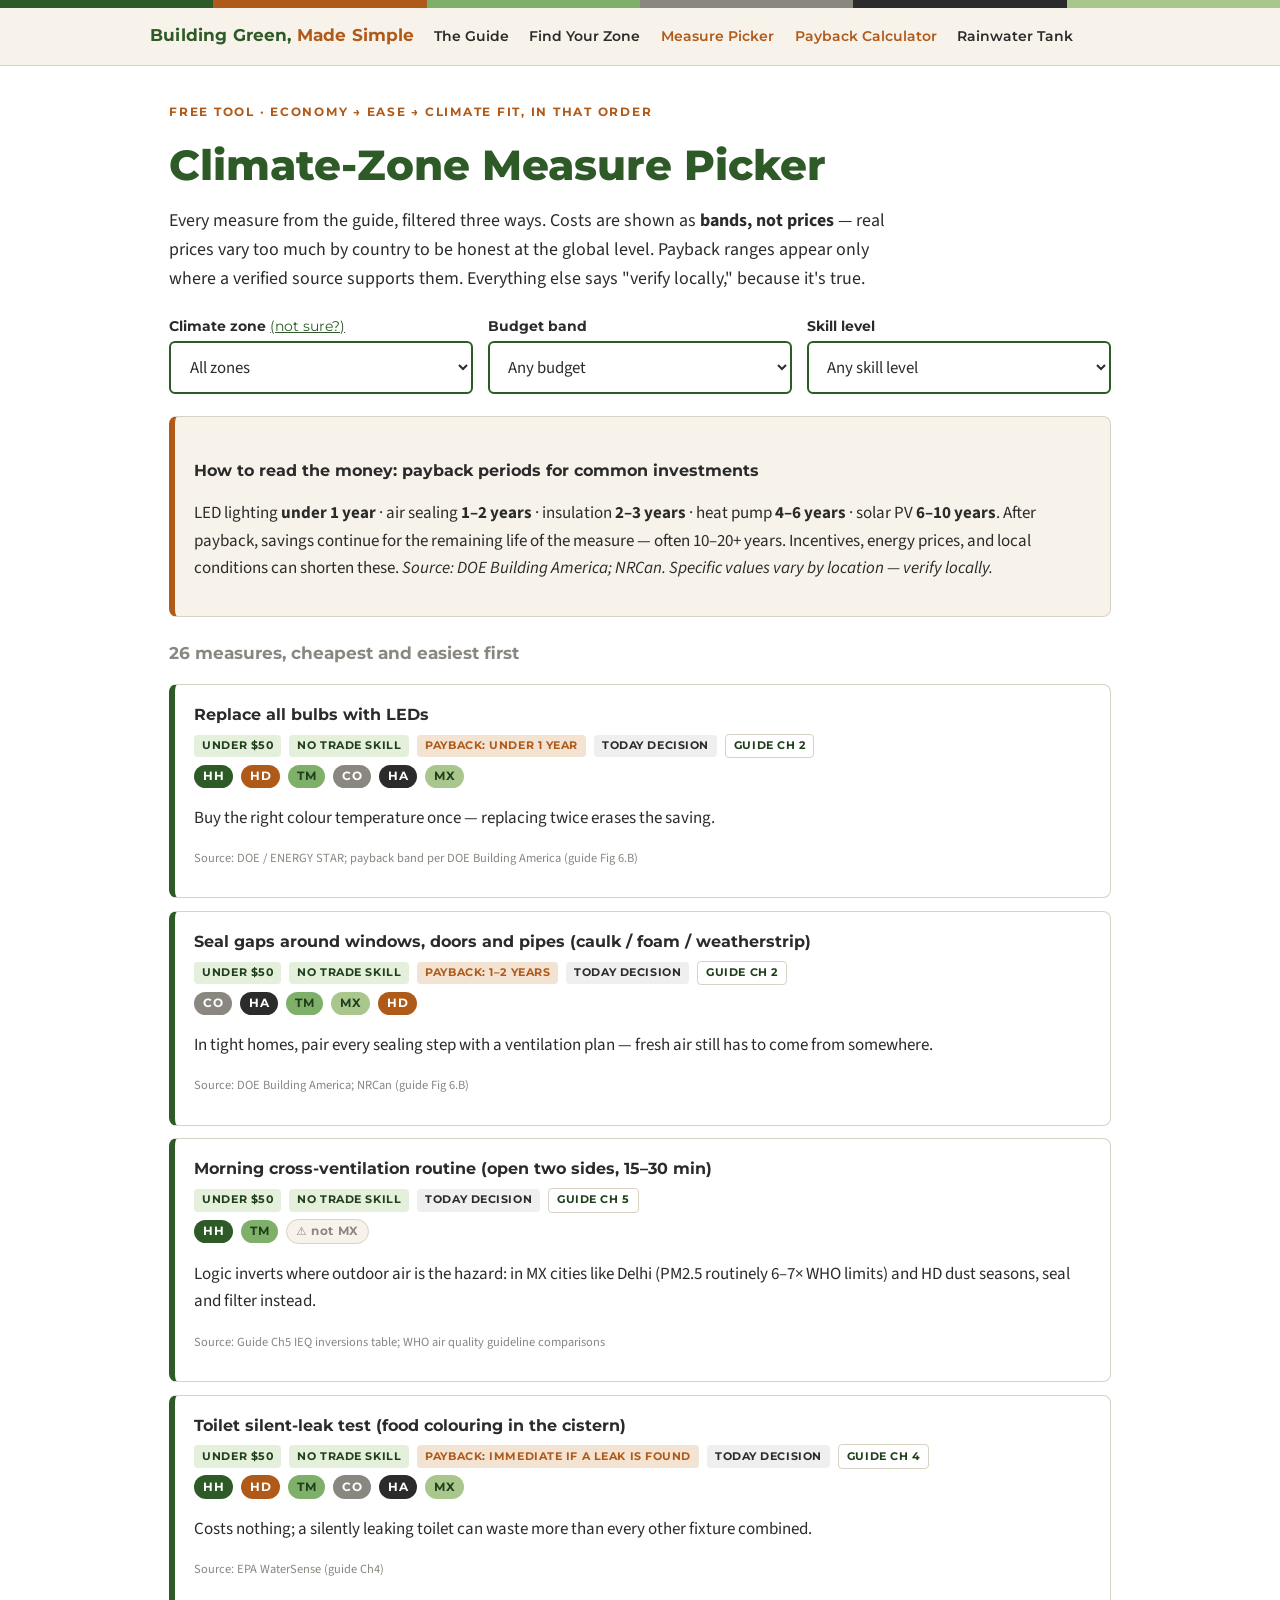
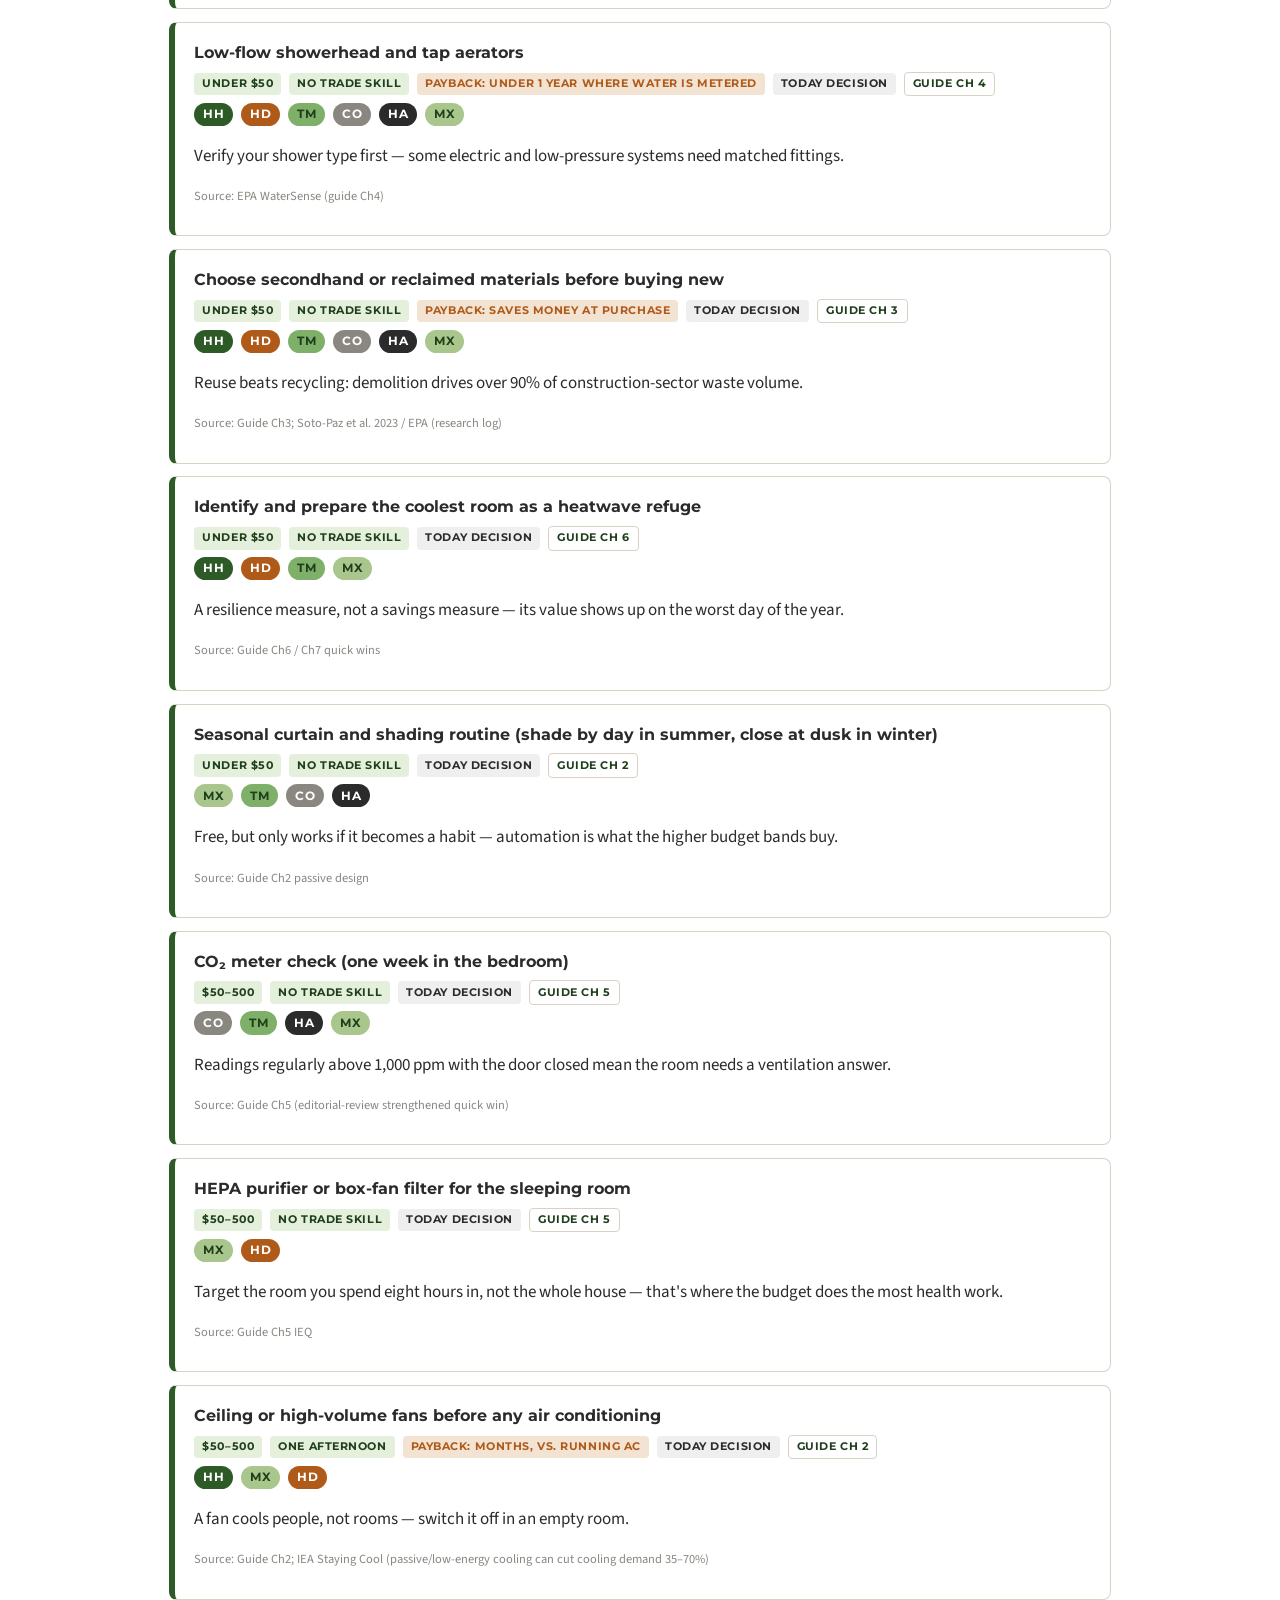
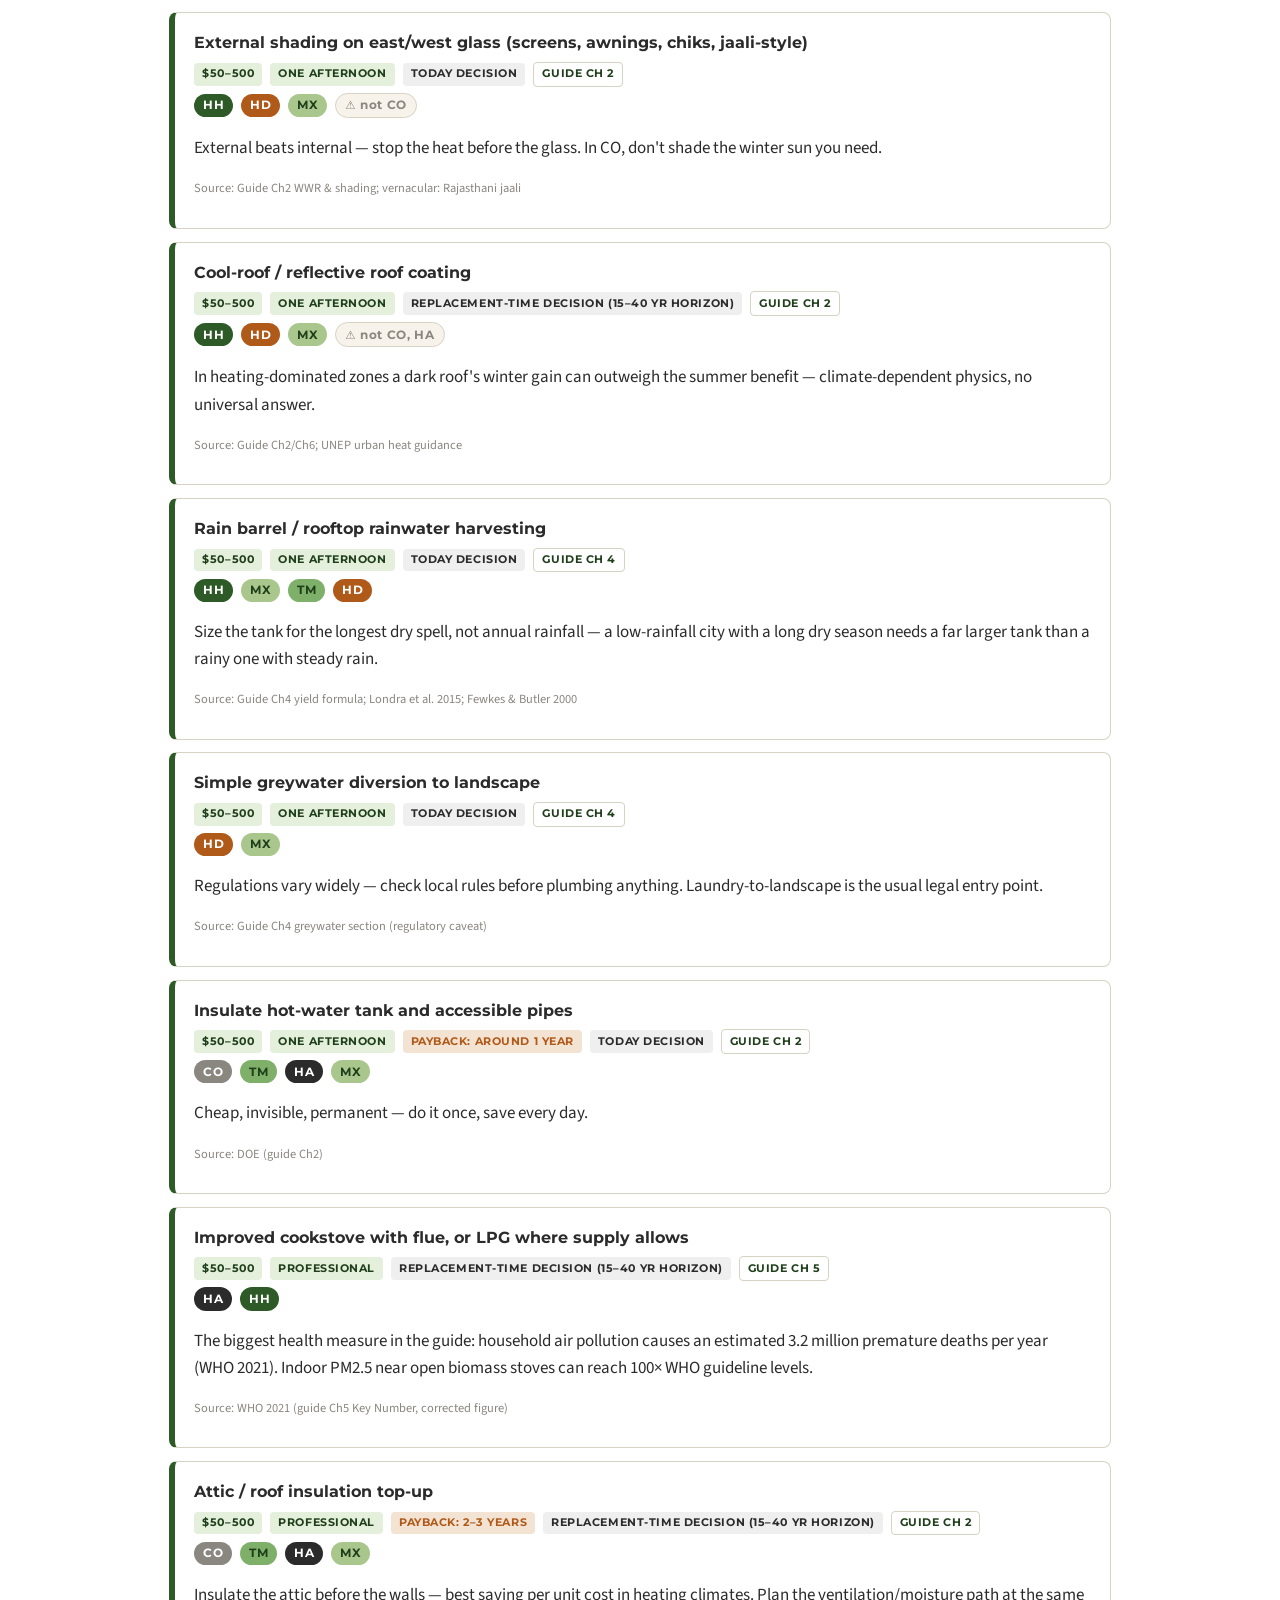
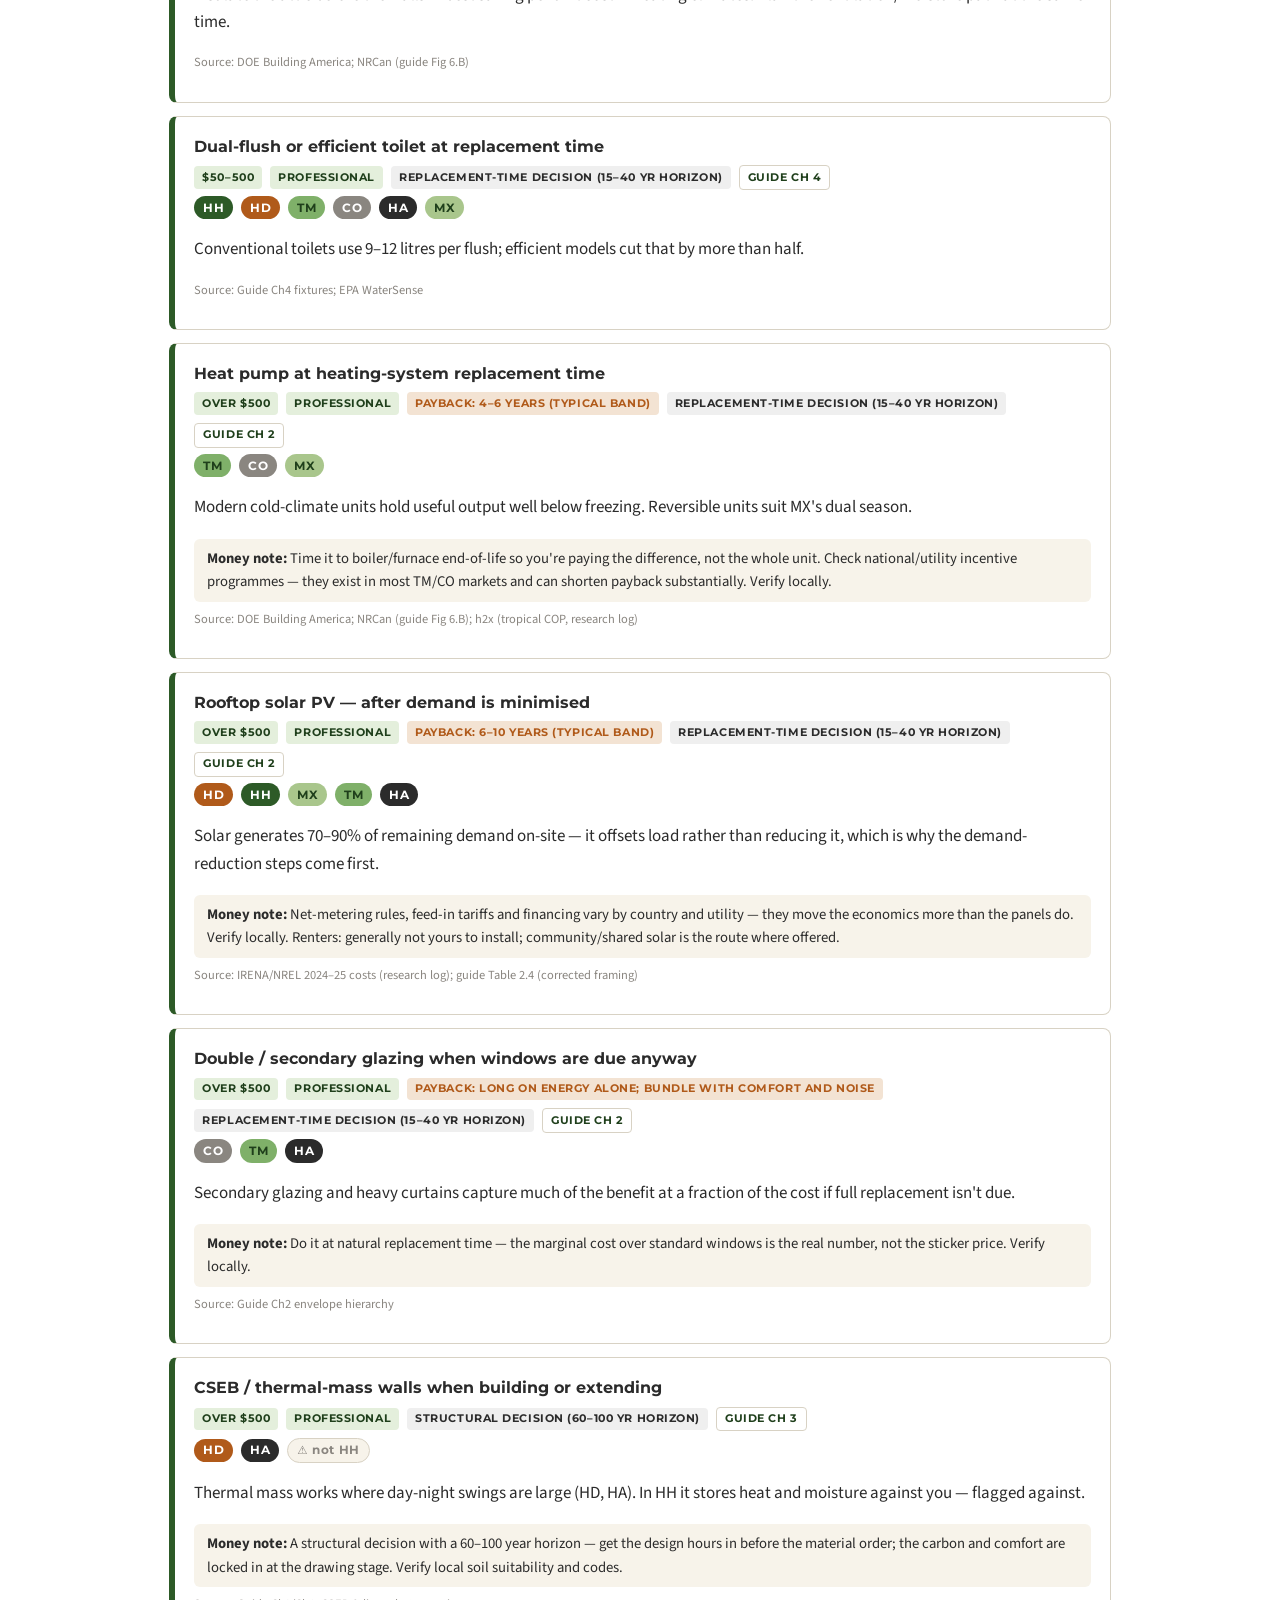
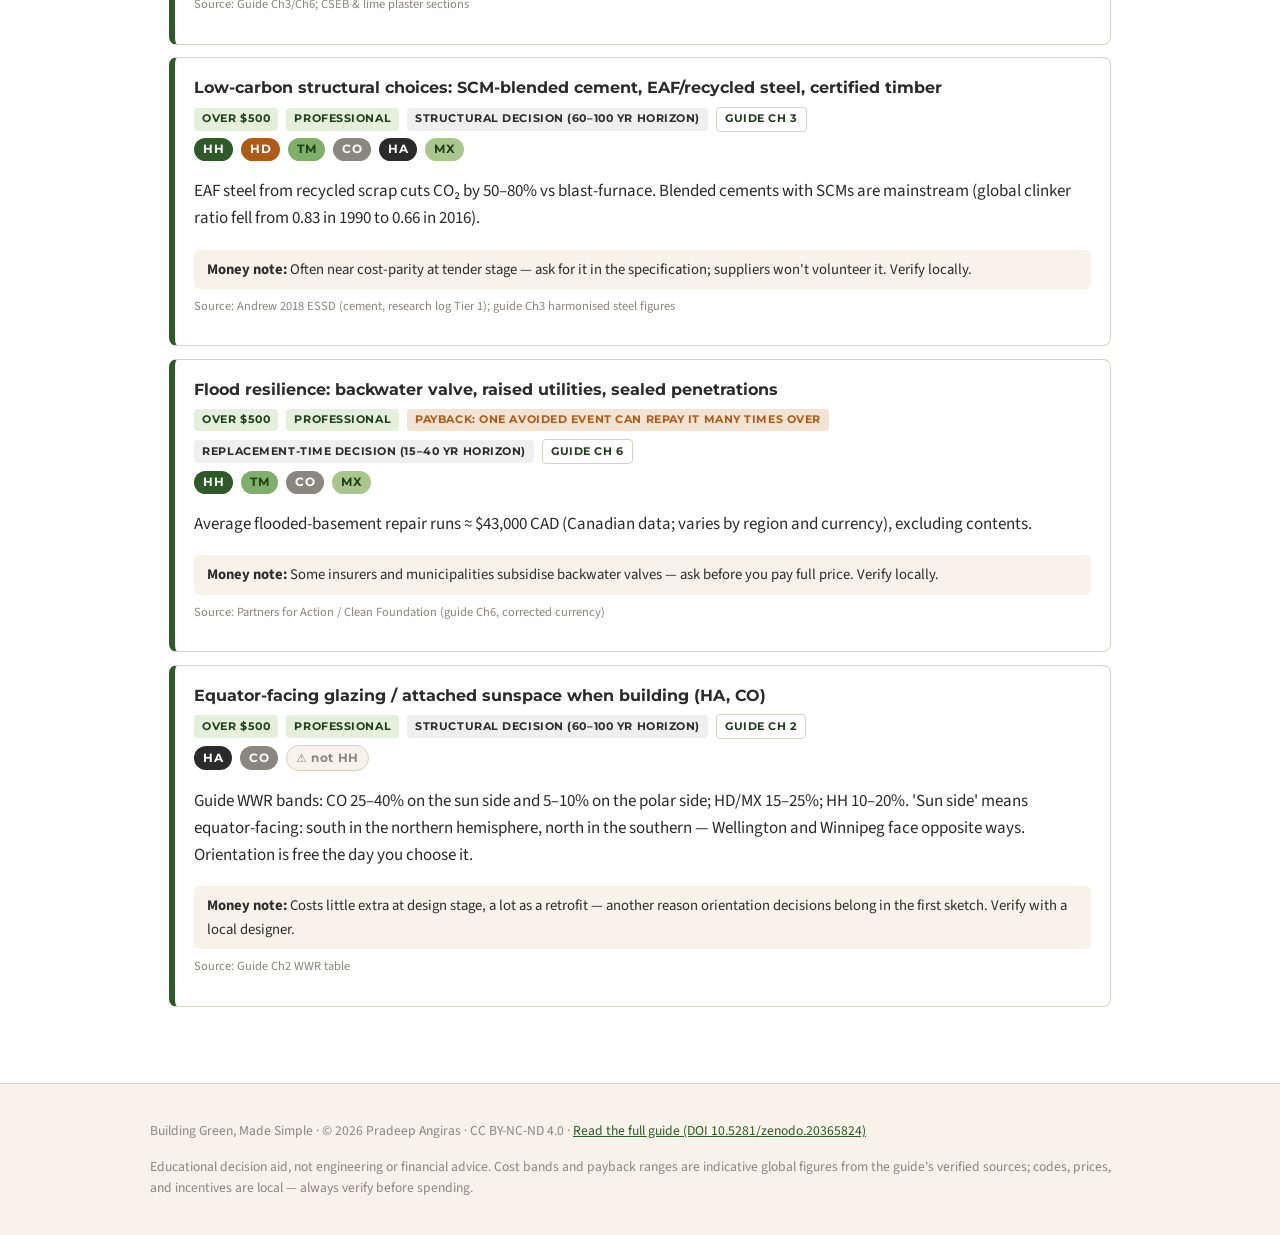
<file: bgms/measure-picker.html>
<!DOCTYPE html>
<html lang="en">
<link rel="icon" href="/assets/icons/bgms-favicon.ico" sizes="any">
<link rel="icon" type="image/png" sizes="32x32" href="/assets/icons/bgms-32x32.png">
<link rel="icon" type="image/png" sizes="16x16" href="/assets/icons/bgms-16x16.png">
<link rel="apple-touch-icon" href="/assets/icons/bgms-apple-touch-icon.png">
<link rel="manifest" href="/assets/icons/site.webmanifest">
<head>
<meta charset="UTF-8">
<meta name="viewport" content="width=device-width, initial-scale=1">
<title>Climate-Zone Measure Picker — Building Green, Made Simple</title>
<script src="https://analytics.ahrefs.com/analytics.js" data-key="kXKBbCIg+BvkpT/Gok5ndg" async></script>
<meta name="description" content="Filter every measure in the BGMS guide by climate zone, budget band, and skill level — with payback bands, decision horizons, and honest climate caveats.">
<meta property="og:title" content="Climate Zone Finder — Building Green, Made Simple">
<meta property="og:description" content="Type your city and get your BGMS climate zone with the green building strategies that actually fit it — by budget band.">
<meta property="og:url" content="https://angiras.co/bgms/assets/bgms-share.png">
<meta property="og:type" content="website">
<meta property="og:image" content="https://angiras.co/assets/bgms-share.png">
<meta name="twitter:image" content="https://angiras.co/bgms/assets/bgms-share.png">
<meta name="twitter:card" content="summary_large_image">
  <link rel="preconnect" href="https://fonts.googleapis.com">
<link href="https://fonts.googleapis.com/css2?family=Montserrat:wght@600;700;800&family=Source+Sans+3:ital,wght@0,400;0,600;1,400&display=swap" rel="stylesheet">
<link rel="stylesheet" href="assets/bgms.css">
<style>
  .filters { display:grid; gap:0.9rem; margin:1.4rem 0; }
  @media (min-width: 720px) { .filters { grid-template-columns: repeat(3, 1fr); } }
  .filters label { font-family:var(--font-head); font-weight:700; font-size:0.85rem; display:block; margin-bottom:0.25rem; }
  .measure { background:#fff; border:1px solid var(--rule); border-left:6px solid var(--forest); border-radius:8px; padding:1rem 1.2rem; margin:0.8rem 0; }
  .measure h3 { margin:0 0 0.3rem; }
  .measure .src { font-size:0.78rem; color:var(--stone); margin-top:0.5rem; }
  .measure.flagged { border-left-color: var(--terracotta); }
  .flagnote { color: var(--terracotta); font-weight:600; }
  .finance { background: var(--cream); border-radius:6px; padding:0.5rem 0.8rem; margin-top:0.5rem; font-size:0.92rem; }
  .count { font-family:var(--font-head); font-weight:700; color:var(--stone); }
  .ladder { margin: 0.6rem 0 1.4rem; }
</style>
</head>
<body>
<div class="zone-band" aria-hidden="true"><span class="hh"></span><span class="hd"></span><span class="tm"></span><span class="co"></span><span class="ha"></span><span class="mx"></span></div>
<header class="site">
  <div class="inner">
    <a class="brand" href="index.html">Building Green, <em>Made Simple</em></a>
    <nav class="site" aria-label="Site">
      <a href="index.html">The Guide</a>
      <a href="zone-finder.html">Find Your Zone</a>
      <a href="measure-picker.html" aria-current="page">Measure Picker</a>
      <a href="payback-calculator.html" aria-current="page">Payback Calculator</a>
      <a href="rainwater-tank.html">Rainwater Tank</a>
    </nav>
  </div>
</header>

<main>
  <p class="kicker">Free tool · Economy → Ease → Climate fit, in that order</p>
  <h1>Climate-Zone Measure Picker</h1>
  <p class="lede">Every measure from the guide, filtered three ways. Costs are shown as <strong>bands, not prices</strong> — real prices vary too much by country to be honest at the global level. Payback ranges appear only where a verified source supports them. Everything else says "verify locally," because it's true.</p>

  <div class="filters">
    <div>
      <label for="fZone">Climate zone <a href="zone-finder.html" style="font-weight:400;">(not sure?)</a></label>
      <select id="fZone">
        <option value="">All zones</option>
      </select>
    </div>
    <div>
      <label for="fCost">Budget band</label>
      <select id="fCost">
        <option value="">Any budget</option>
        <option value="1">Under $50</option>
        <option value="2">$50–500</option>
        <option value="3">Over $500 (financing noted)</option>
      </select>
    </div>
    <div>
      <label for="fEase">Skill level</label>
      <select id="fEase">
        <option value="">Any skill level</option>
        <option value="1">No trade skill</option>
        <option value="2">One afternoon</option>
        <option value="3">Professional install</option>
      </select>
    </div>
  </div>

  <div class="card number ladder">
    <h3>How to read the money: payback periods for common investments</h3>
    <p>LED lighting <strong>under 1 year</strong> · air sealing <strong>1–2 years</strong> · insulation <strong>2–3 years</strong> · heat pump <strong>4–6 years</strong> · solar PV <strong>6–10 years</strong>. After payback, savings continue for the remaining life of the measure — often 10–20+ years. Incentives, energy prices, and local conditions can shorten these. <em>Source: DOE Building America; NRCan. Specific values vary by location — verify locally.</em></p>
  </div>

  <p class="count" id="count"></p>
  <section id="list" aria-live="polite"></section>
</main>

<footer class="site">
  <div class="inner">
    <p>Building Green, Made Simple · © 2026 Pradeep Angiras · CC BY-NC-ND 4.0 ·
       <a href="https://doi.org/10.5281/zenodo.20365824">Read the full guide (DOI 10.5281/zenodo.20365824)</a></p>
    <p>Educational decision aid, not engineering or financial advice. Cost bands and payback ranges are indicative global figures from the guide's verified sources; codes, prices, and incentives are local — always verify before spending.</p>
  </div>
</footer>

<script src="assets/zones.js"></script>
<script src="assets/measures.js"></script>
<script>
(function () {
  if (typeof BGMS_ZONES === "undefined" || typeof BGMS_MEASURES === "undefined") {
    document.getElementById("list").innerHTML =
      '<div class="card number"><h3>This page needs its data files</h3><p>It looks like this file was opened on its own. Unzip the full <strong>bgms-site</strong> folder, keep the folder structure intact (the <code>assets</code> folder must sit next to this file), and open <strong>index.html</strong> from inside that folder.</p></div>';
    return;
  }
  const fZone = document.getElementById("fZone");
  const fCost = document.getElementById("fCost");
  const fEase = document.getElementById("fEase");
  const list = document.getElementById("list");
  const count = document.getElementById("count");

  Object.values(BGMS_ZONES).forEach(z => {
    const o = document.createElement("option");
    o.value = z.code; o.textContent = `${z.code} · ${z.name}`;
    fZone.appendChild(o);
  });

  function zoneChips(m, activeZone) {
    const fit = m.zones.map(z => `<span class="chip ${BGMS_ZONES[z].cls}" title="${BGMS_ZONES[z].name}">${z}</span>`).join(" ");
    const against = m.avoid.length
      ? ` <span class="chip ghost" title="Flagged against">⚠ not ${m.avoid.join(", ")}</span>` : "";
    return fit + against;
  }

  function render() {
    const zone = fZone.value, cost = fCost.value, ease = fEase.value;
    let items = BGMS_MEASURES.slice();
    if (zone) items = items.filter(m => m.zones.includes(zone));
    if (cost) items = items.filter(m => String(m.cost) === cost);
    if (ease) items = items.filter(m => String(m.ease) === ease);
    // Guide's priority order: economy first, then ease
    items.sort((a, b) => a.cost - b.cost || a.ease - b.ease);

    count.textContent = items.length
      ? `${items.length} measure${items.length > 1 ? "s" : ""}${zone ? " for " + BGMS_ZONES[zone].name : ""}, cheapest and easiest first`
      : "";

    if (!items.length) {
      list.innerHTML = `<div class="card"><p>No measure clears all three filters here — and that's the honest answer, not a gap in the tool. Widen one filter, or read the ${zone ? BGMS_ZONES[zone].name : "relevant"} chapter sections for context: <a href="https://doi.org/10.5281/zenodo.20365825">the guide is free</a>.</p></div>`;
      return;
    }

    list.innerHTML = items.map(m => {
      const flaggedHere = fZone.value && m.avoid.includes(fZone.value);
      return `
      <article class="measure${flaggedHere ? " flagged" : ""}">
        <h3>${m.name}</h3>
        <div class="badge-row">
          <span class="tag">${BGMS_COST_LABELS[m.cost]}</span>
          <span class="tag">${BGMS_EASE_LABELS[m.ease]}</span>
          ${m.payback ? `<span class="tag pay">Payback: ${m.payback}</span>` : ""}
          <span class="tag fin">${BGMS_HORIZON_LABELS[m.horizon]}</span>
          <span class="tag" style="background:#fff;border:1px solid var(--rule);">Guide Ch ${m.ch}</span>
        </div>
        <div class="badge-row">${zoneChips(m)}</div>
        <p>${flaggedHere ? `<span class="flagnote">Flagged against your zone — read why before spending:</span> ` : ""}${m.caveat}</p>
        ${m.finance ? `<div class="finance"><strong>Money note:</strong> ${m.finance}</div>` : ""}
        <p class="src">Source: ${m.src}</p>
      </article>`;
    }).join("");
  }

  [fZone, fCost, fEase].forEach(el => el.addEventListener("change", render));

  // Deep link: measure-picker.html?zone=HD
  const params = new URLSearchParams(location.search);
  const pz = (params.get("zone") || "").toUpperCase();
  if (BGMS_ZONES[pz]) fZone.value = pz;

  render();
})();
</script>
</body>
</html>
</file>
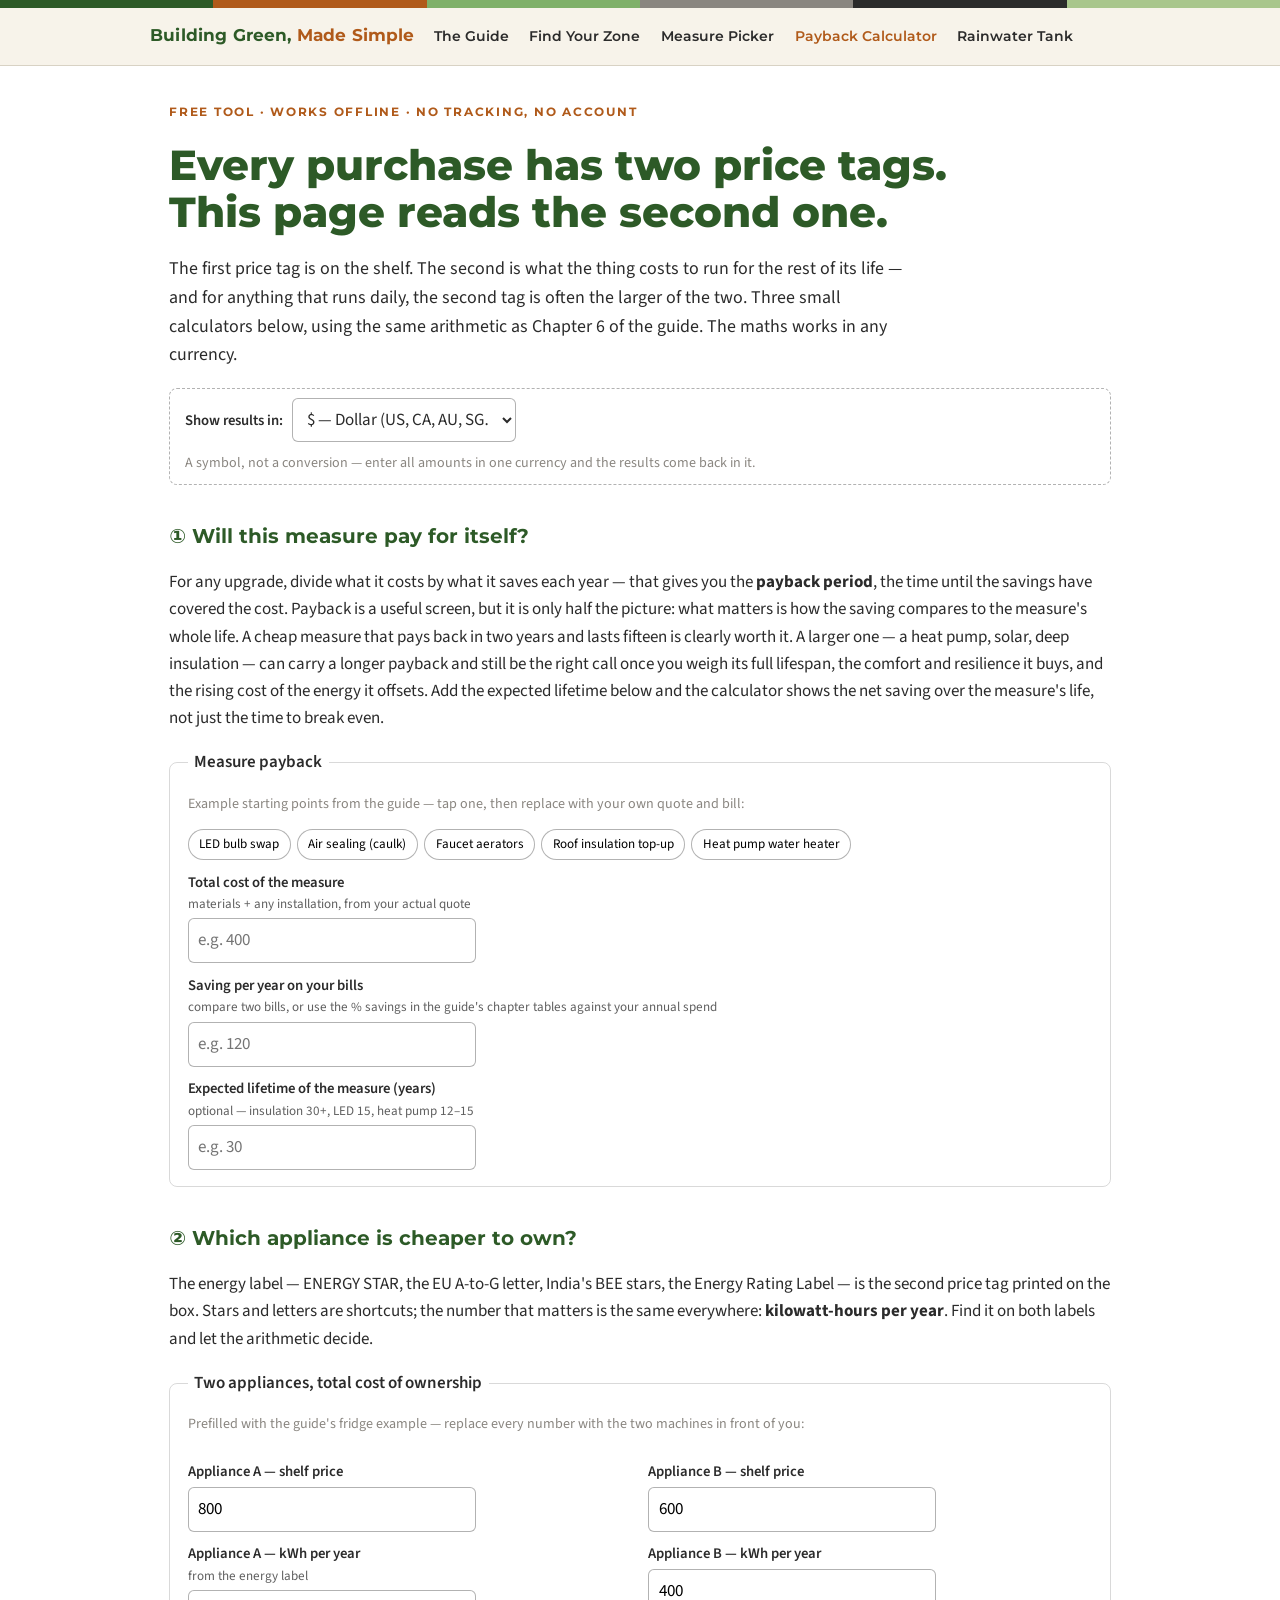
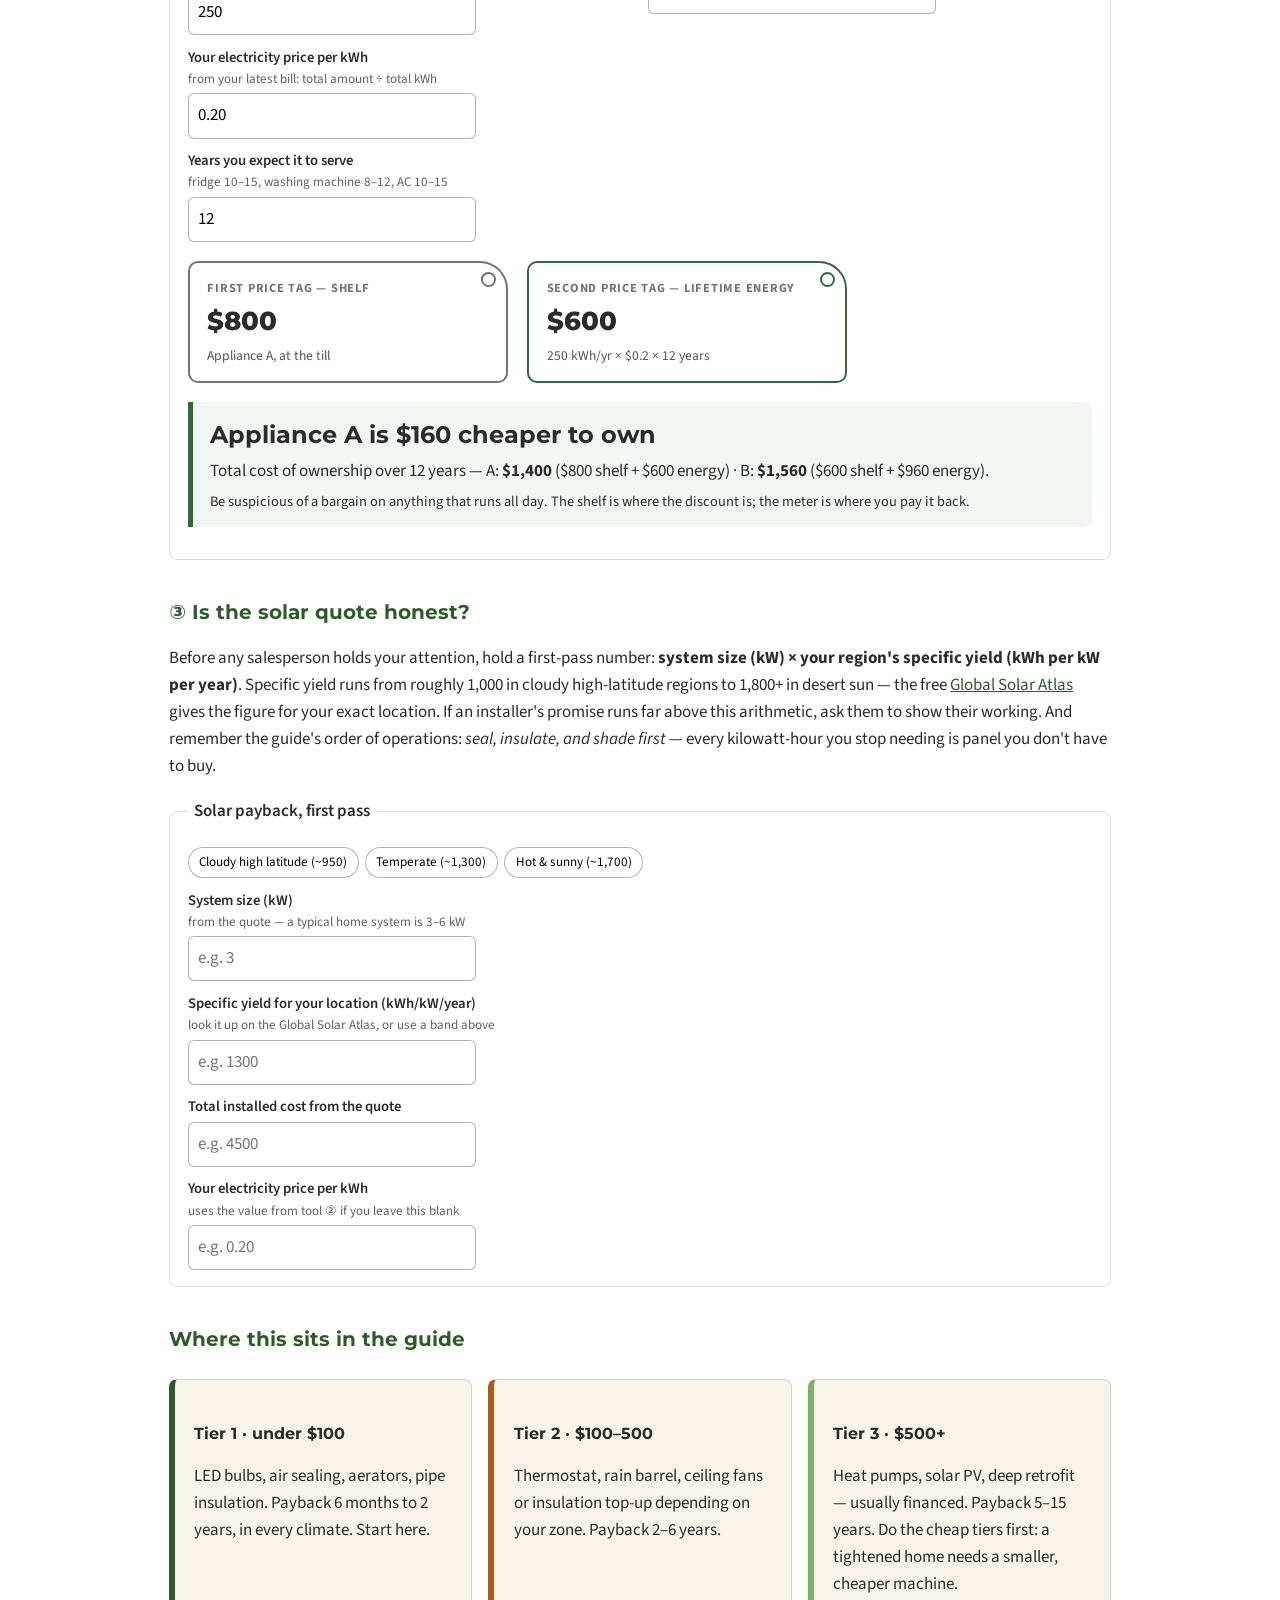
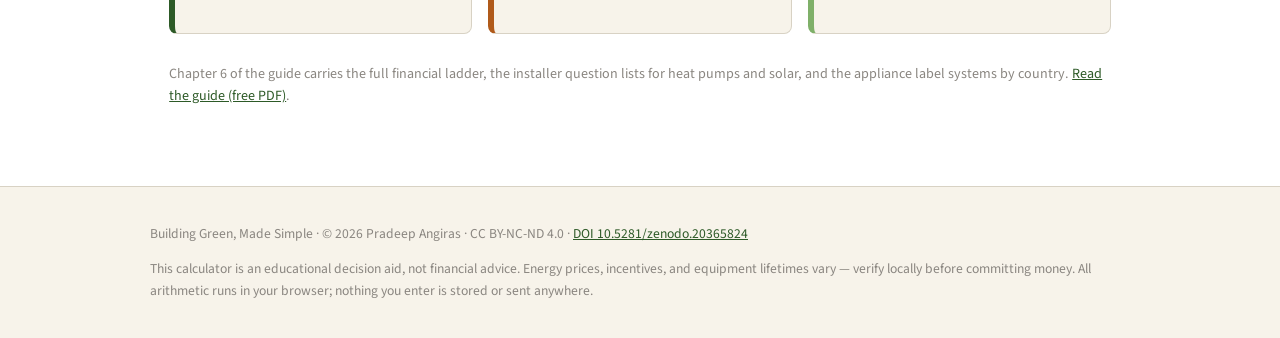
<file: bgms/payback-calculator.html>
<!DOCTYPE html>
<html lang="en">
<link rel="icon" href="/assets/icons/bgms-favicon.ico" sizes="any">
<link rel="icon" type="image/png" sizes="32x32" href="/assets/icons/bgms-32x32.png">
<link rel="icon" type="image/png" sizes="16x16" href="/assets/icons/bgms-16x16.png">
<link rel="apple-touch-icon" href="/assets/icons/bgms-apple-touch-icon.png">
<link rel="manifest" href="/assets/icons/site.webmanifest">
<head>
<meta charset="UTF-8">
<meta name="viewport" content="width=device-width, initial-scale=1">
<title>Payback Calculator — Building Green, Made Simple</title>
<script src="https://analytics.ahrefs.com/analytics.js" data-key="kXKBbCIg+BvkpT/Gok5ndg" async></script>
<meta name="description" content="Work out the payback period for any home energy or water measure, compare two appliances by lifetime cost, and sanity-check a solar quote — in your own currency, using the arithmetic from the Building Green, Made Simple guide.">
<meta property="og:title" content="Climate Zone Finder — Building Green, Made Simple">
<meta property="og:description" content="Type your city and get your BGMS climate zone with the green building strategies that actually fit it — by budget band.">
<meta property="og:url" content="https://angiras.co/bgms/zone-finder.html">
<meta property="og:type" content="website">
<meta property="og:image" content="https://angiras.co/bgms/assets/bgms-share.png">
<meta name="twitter:image" content="https://angiras.co/bgms/assets/bgms-share.png">
<meta name="twitter:card" content="summary_large_image">
  <link rel="preconnect" href="https://fonts.googleapis.com">
<link href="https://fonts.googleapis.com/css2?family=Montserrat:wght@600;700;800&family=Source+Sans+3:ital,wght@0,400;0,600;1,400&display=swap" rel="stylesheet">
<link rel="stylesheet" href="assets/bgms.css">
<style>
/* Page-scoped styles. Inherit site fonts and colors; add only calculator parts. */
.calc fieldset{border:1px solid rgba(0,0,0,.15);border-radius:8px;padding:1rem 1.1rem;margin:0 0 1rem}
.calc legend{font-weight:600;padding:0 .4rem}
.calc label{display:block;font-weight:600;font-size:.92rem;margin:.65rem 0 .2rem}
.calc label .hint{display:block;font-weight:400;font-size:.82rem;opacity:.75}
.calc input[type=number],.calc select{width:100%;max-width:18rem;padding:.5rem .6rem;font:inherit;border:1px solid rgba(0,0,0,.3);border-radius:6px;background:#fff}
.calc input:focus-visible,.calc select:focus-visible,.preset:focus-visible{outline:3px solid var(--accent,#2f6b3a);outline-offset:2px}
.presets{display:flex;flex-wrap:wrap;gap:.4rem;margin:.4rem 0 .2rem}
.preset{font:inherit;font-size:.82rem;padding:.25rem .65rem;border:1px solid rgba(0,0,0,.3);border-radius:999px;background:#fff;cursor:pointer}
.preset:hover{border-color:var(--accent,#2f6b3a)}
.result{border-left:5px solid var(--accent,#2f6b3a);background:rgba(47,107,58,.06);border-radius:0 8px 8px 0;padding:.9rem 1.1rem;margin:1rem 0}
.result strong.big{font-family:Montserrat,system-ui,sans-serif;font-size:1.5rem;display:block;margin-bottom:.2rem}
.result.warn{border-left-color:#b5651d;background:rgba(181,101,29,.07)}
.verdict{font-size:.9rem;margin:.3rem 0 0}
/* The second price tag — the page's one signature element */
.tags{display:flex;gap:1.2rem;flex-wrap:wrap;margin:1.2rem 0}
.pricetag{position:relative;flex:1 1 14rem;max-width:20rem;border:2px solid rgba(0,0,0,.55);border-radius:10px 28px 10px 10px;padding:1rem 1.1rem .9rem;background:#fff}
.pricetag::before{content:"";position:absolute;top:.55rem;right:.6rem;width:.7rem;height:.7rem;border:2px solid rgba(0,0,0,.55);border-radius:50%;background:inherit}
.pricetag .tagname{font-size:.78rem;letter-spacing:.06em;text-transform:uppercase;font-weight:700;opacity:.65}
.pricetag .tagval{font-family:Montserrat,system-ui,sans-serif;font-size:1.6rem;font-weight:800;margin:.15rem 0}
.pricetag .tagsub{font-size:.85rem;opacity:.8}
.pricetag.second{border-color:var(--accent,#2f6b3a)}
.pricetag.second::before{border-color:var(--accent,#2f6b3a)}
.currency-bar{display:flex;align-items:center;gap:.6rem;flex-wrap:wrap;border:1px dashed rgba(0,0,0,.3);border-radius:8px;padding:.6rem .9rem;margin:1rem 0 1.6rem}
.currency-bar select{max-width:14rem}
@media (prefers-reduced-motion:no-preference){.result{transition:background .25s}}
</style>
</head>
<body>
<div class="zone-band" aria-hidden="true"><span class="hh"></span><span class="hd"></span><span class="tm"></span><span class="co"></span><span class="ha"></span><span class="mx"></span></div>
<header class="site">
  <div class="inner">
    <a class="brand" href="index.html">Building Green, <em>Made Simple</em></a>
    <nav class="site" aria-label="Site">
      <a href="index.html">The Guide</a>
      <a href="zone-finder.html">Find Your Zone</a>
      <a href="measure-picker.html">Measure Picker</a>
      <a href="payback-calculator.html" aria-current="page">Payback Calculator</a>
      <a href="rainwater-tank.html">Rainwater Tank</a>
    </nav>
  </div>
</header>

<main class="calc">
  <p class="kicker">Free tool · works offline · no tracking, no account</p>
  <h1>Every purchase has two price tags.<br>This page reads the second one.</h1>
  <p class="lede">The first price tag is on the shelf. The second is what the thing costs to run for the rest of its life — and for anything that runs daily, the second tag is often the larger of the two. Three small calculators below, using the same arithmetic as Chapter 6 of the guide. The maths works in any currency.</p>

  <div class="currency-bar">
    <label for="currency" style="margin:0;font-weight:600">Show results in:</label>
    <select id="currency" aria-label="Currency symbol">
      <option value="$">$ — Dollar (US, CA, AU, SG…)</option>
      <option value="₹">₹ — Indian Rupee</option>
      <option value="€">€ — Euro</option>
      <option value="£">£ — Pound Sterling</option>
      <option value="₦">₦ — Nigerian Naira</option>
      <option value="KSh">KSh — Kenyan Shilling</option>
      <option value="R">R — South African Rand</option>
      <option value="R$">R$ — Brazilian Real</option>
      <option value="Rp">Rp — Indonesian Rupiah</option>
      <option value="₱">₱ — Philippine Peso</option>
      <option value="৳">৳ — Bangladeshi Taka</option>
      <option value="Rs">Rs — Pakistani / Sri Lankan Rupee</option>
      <option value="MX$">MX$ — Mexican Peso</option>
      <option value="¥">¥ — Yen / Yuan</option>
    </select>
    <span class="note" style="margin:0">A symbol, not a conversion — enter all amounts in one currency and the results come back in it.</span>
  </div>

  <!-- ① Simple payback -->
  <h2>① Will this measure pay for itself?</h2>
  <p>For any upgrade, divide what it costs by what it saves each year — that gives you the <strong>payback period</strong>, the time until the savings have covered the cost. Payback is a useful screen, but it is only half the picture: what matters is how the saving compares to the measure's whole life. A cheap measure that pays back in two years and lasts fifteen is clearly worth it. A larger one — a heat pump, solar, deep insulation — can carry a longer payback and still be the right call once you weigh its full lifespan, the comfort and resilience it buys, and the rising cost of the energy it offsets. Add the expected lifetime below and the calculator shows the net saving over the measure's life, not just the time to break even.</p>

  <fieldset>
    <legend>Measure payback</legend>
    <p class="note" style="margin-top:0">Example starting points from the guide — tap one, then replace with your own quote and bill:</p>
    <div class="presets" role="group" aria-label="Example measures">
      <button class="preset" data-cost="30" data-save="60" data-life="15">LED bulb swap</button>
      <button class="preset" data-cost="15" data-save="80" data-life="10">Air sealing (caulk)</button>
      <button class="preset" data-cost="10" data-save="25" data-life="10">Faucet aerators</button>
      <button class="preset" data-cost="400" data-save="120" data-life="30">Roof insulation top-up</button>
      <button class="preset" data-cost="1400" data-save="350" data-life="13">Heat pump water heater</button>
    </div>
    <label for="m-cost">Total cost of the measure <span class="hint">materials + any installation, from your actual quote</span></label>
    <input type="number" id="m-cost" min="0" step="any" inputmode="decimal" placeholder="e.g. 400">
    <label for="m-save">Saving per year on your bills <span class="hint">compare two bills, or use the % savings in the guide's chapter tables against your annual spend</span></label>
    <input type="number" id="m-save" min="0" step="any" inputmode="decimal" placeholder="e.g. 120">
    <label for="m-life">Expected lifetime of the measure (years) <span class="hint">optional — insulation 30+, LED 15, heat pump 12–15</span></label>
    <input type="number" id="m-life" min="0" step="any" inputmode="decimal" placeholder="e.g. 30">
    <div class="result" id="m-result" hidden aria-live="polite"></div>
  </fieldset>

  <!-- ② Appliance comparison -->
  <h2>② Which appliance is cheaper to own?</h2>
  <p>The energy label — ENERGY STAR, the EU A-to-G letter, India's BEE stars, the Energy Rating Label — is the second price tag printed on the box. Stars and letters are shortcuts; the number that matters is the same everywhere: <strong>kilowatt-hours per year</strong>. Find it on both labels and let the arithmetic decide.</p>

  <fieldset>
    <legend>Two appliances, total cost of ownership</legend>
    <p class="note" style="margin-top:0">Prefilled with the guide's fridge example — replace every number with the two machines in front of you:</p>
    <div class="grid cols-2">
      <div>
        <label for="a-price">Appliance A — shelf price</label>
        <input type="number" id="a-price" min="0" step="any" inputmode="decimal" value="800">
        <label for="a-kwh">Appliance A — kWh per year <span class="hint">from the energy label</span></label>
        <input type="number" id="a-kwh" min="0" step="any" inputmode="decimal" value="250">
      </div>
      <div>
        <label for="b-price">Appliance B — shelf price</label>
        <input type="number" id="b-price" min="0" step="any" inputmode="decimal" value="600">
        <label for="b-kwh">Appliance B — kWh per year</label>
        <input type="number" id="b-kwh" min="0" step="any" inputmode="decimal" value="400">
      </div>
    </div>
    <label for="tariff">Your electricity price per kWh <span class="hint">from your latest bill: total amount ÷ total kWh</span></label>
    <input type="number" id="tariff" min="0" step="any" inputmode="decimal" value="0.20">
    <label for="years">Years you expect it to serve <span class="hint">fridge 10–15, washing machine 8–12, AC 10–15</span></label>
    <input type="number" id="years" min="0" step="any" inputmode="decimal" value="12">

    <div class="tags" id="tagrow" hidden>
      <div class="pricetag">
        <div class="tagname">First price tag — shelf</div>
        <div class="tagval" id="tag-shelf">—</div>
        <div class="tagsub" id="tag-shelf-sub"></div>
      </div>
      <div class="pricetag second">
        <div class="tagname">Second price tag — lifetime energy</div>
        <div class="tagval" id="tag-life">—</div>
        <div class="tagsub" id="tag-life-sub"></div>
      </div>
    </div>
    <div class="result" id="a-result" hidden aria-live="polite"></div>
  </fieldset>

  <!-- ③ Solar first pass -->
  <h2>③ Is the solar quote honest?</h2>
  <p>Before any salesperson holds your attention, hold a first-pass number: <strong>system size (kW) × your region's specific yield (kWh per kW per year)</strong>. Specific yield runs from roughly 1,000 in cloudy high-latitude regions to 1,800+ in desert sun — the free <a href="https://globalsolaratlas.info/">Global Solar Atlas</a> gives the figure for your exact location. If an installer's promise runs far above this arithmetic, ask them to show their working. And remember the guide's order of operations: <em>seal, insulate, and shade first</em> — every kilowatt-hour you stop needing is panel you don't have to buy.</p>

  <fieldset>
    <legend>Solar payback, first pass</legend>
    <div class="presets" role="group" aria-label="Example yields">
      <button class="preset" data-yield="950">Cloudy high latitude (~950)</button>
      <button class="preset" data-yield="1300">Temperate (~1,300)</button>
      <button class="preset" data-yield="1700">Hot &amp; sunny (~1,700)</button>
    </div>
    <label for="s-kw">System size (kW) <span class="hint">from the quote — a typical home system is 3–6 kW</span></label>
    <input type="number" id="s-kw" min="0" step="any" inputmode="decimal" placeholder="e.g. 3">
    <label for="s-yield">Specific yield for your location (kWh/kW/year) <span class="hint">look it up on the Global Solar Atlas, or use a band above</span></label>
    <input type="number" id="s-yield" min="0" step="any" inputmode="decimal" placeholder="e.g. 1300">
    <label for="s-cost">Total installed cost from the quote</label>
    <input type="number" id="s-cost" min="0" step="any" inputmode="decimal" placeholder="e.g. 4500">
    <label for="s-tariff">Your electricity price per kWh <span class="hint">uses the value from tool ② if you leave this blank</span></label>
    <input type="number" id="s-tariff" min="0" step="any" inputmode="decimal" placeholder="e.g. 0.20">
    <div class="result" id="s-result" hidden aria-live="polite"></div>
  </fieldset>

  <h2>Where this sits in the guide</h2>
  <div class="grid cols-3">
    <div class="card win">
      <h3>Tier 1 · under $100</h3>
      <p>LED bulbs, air sealing, aerators, pipe insulation. Payback 6 months to 2 years, in every climate. Start here.</p>
    </div>
    <div class="card number">
      <h3>Tier 2 · $100–500</h3>
      <p>Thermostat, rain barrel, ceiling fans or insulation top-up depending on your zone. Payback 2–6 years.</p>
    </div>
    <div class="card wisdom">
      <h3>Tier 3 · $500+</h3>
      <p>Heat pumps, solar PV, deep retrofit — usually financed. Payback 5–15 years. Do the cheap tiers first: a tightened home needs a smaller, cheaper machine.</p>
    </div>
  </div>
  <p class="note">Chapter 6 of the guide carries the full financial ladder, the installer question lists for heat pumps and solar, and the appliance label systems by country. <a href="https://doi.org/10.5281/zenodo.20365824">Read the guide (free PDF)</a>.</p>
</main>

<footer class="site">
  <div class="inner">
    <p>Building Green, Made Simple · © 2026 Pradeep Angiras · CC BY-NC-ND 4.0 ·
       <a href="https://doi.org/10.5281/zenodo.20365824">DOI 10.5281/zenodo.20365824</a></p>
    <p>This calculator is an educational decision aid, not financial advice. Energy prices, incentives, and equipment lifetimes vary — verify locally before committing money. All arithmetic runs in your browser; nothing you enter is stored or sent anywhere.</p>
  </div>
</footer>

<script>
(function(){
  "use strict";
  var sym = "$";
  var $ = function(id){ return document.getElementById(id); };

  function fmt(n){
    if (!isFinite(n)) return "—";
    var r = Math.abs(n) >= 100 ? Math.round(n) : Math.round(n*10)/10;
    return sym + r.toLocaleString();
  }
  function yrs(n){
    if (!isFinite(n)) return "—";
    if (n < 1) return Math.round(n*12) + " months";
    return (Math.round(n*10)/10) + " years";
  }
  function num(id){
    var v = parseFloat($(id).value);
    return isFinite(v) && v >= 0 ? v : null;
  }

  /* ① Measure payback */
  function calcMeasure(){
    var cost = num("m-cost"), save = num("m-save"), life = num("m-life");
    var box = $("m-result");
    if (cost === null || save === null){ box.hidden = true; return; }
    if (save === 0){
      box.hidden = false; box.className = "result warn";
      box.innerHTML = "<strong class='big'>No payback</strong>With zero annual saving this measure never recovers its cost. Check the saving estimate, or treat it as a comfort or resilience purchase rather than a financial one.";
      return;
    }
    var pb = cost / save;
    var html = "<strong class='big'>Payback: " + yrs(pb) + "</strong>";
    if (life !== null && life > 0){
      if (life <= pb){
        box.className = "result warn";
        html += "It wears out around the time it pays back — net saving roughly zero. ";
        html += "Worth doing only for comfort, resilience, or carbon reasons, not money.";
      } else {
        box.className = "result";
        var net = save * (life - pb);
        html += "Then it keeps saving <strong>" + fmt(save) + " a year</strong> for the remaining " + Math.round(life - pb) + " years — about <strong>" + fmt(net) + " net</strong> over its life.";
      }
    } else {
      box.className = "result";
      html += "To judge this properly, add the expected lifetime above — payback alone doesn't tell you whether the measure earns its keep. As a screen: a short payback on a long-lived measure is a strong sign; a payback approaching the measure's own lifespan is a weak one.";
    }
    box.innerHTML = html + "<p class='verdict'>Payback = cost ÷ annual saving. It's a screening number, not the whole decision: lifespan, comfort, resilience, and future energy prices all weigh in — which is why long-lived measures like insulation or a heat pump can be worth a longer payback.</p>";
    box.hidden = false;
  }

  /* ② Appliance second price tag */
  function calcAppliance(){
    var pa = num("a-price"), ka = num("a-kwh"), pb_ = num("b-price"), kb = num("b-kwh"),
        t = num("tariff"), y = num("years");
    var box = $("a-result"), row = $("tagrow");
    if ([pa,ka,pb_,kb,t,y].some(function(v){ return v === null; })){ box.hidden = true; row.hidden = true; return; }
    var lifeA = ka*t*y, lifeB = kb*t*y;
    var totalA = pa + lifeA, totalB = pb_ + lifeB;
    var cheaper = totalA <= totalB ? "A" : "B";
    var diff = Math.abs(totalA - totalB);
    var show = cheaper === "A" ? {p:pa,l:lifeA} : {p:pb_,l:lifeB};
    $("tag-shelf").textContent = fmt(show.p);
    $("tag-shelf-sub").textContent = "Appliance " + cheaper + ", at the till";
    $("tag-life").textContent = fmt(show.l);
    $("tag-life-sub").textContent = (cheaper==="A"?ka:kb) + " kWh/yr × " + sym + t + " × " + y + " years";
    row.hidden = false;
    box.className = "result";
    box.innerHTML = "<strong class='big'>Appliance " + cheaper + " is " + fmt(diff) + " cheaper to own</strong>"
      + "Total cost of ownership over " + y + " years — A: <strong>" + fmt(totalA) + "</strong> (" + fmt(pa) + " shelf + " + fmt(lifeA) + " energy) · B: <strong>" + fmt(totalB) + "</strong> (" + fmt(pb_) + " shelf + " + fmt(lifeB) + " energy)."
      + "<p class='verdict'>Be suspicious of a bargain on anything that runs all day. The shelf is where the discount is; the meter is where you pay it back.</p>";
    box.hidden = false;
  }

  /* ③ Solar first pass */
  function calcSolar(){
    var kw = num("s-kw"), yld = num("s-yield"), cost = num("s-cost");
    var t = num("s-tariff"); if (t === null) t = num("tariff");
    var box = $("s-result");
    if (kw === null || yld === null){ box.hidden = true; return; }
    var out = kw * yld;
    var html = "<strong class='big'>≈ " + Math.round(out).toLocaleString() + " kWh per year</strong>";
    if (t !== null){
      var val = out * t;
      html += "Worth about <strong>" + fmt(val) + " a year</strong> at your tariff";
      if (cost !== null && val > 0){
        html += " — first-pass payback <strong>" + yrs(cost/val) + "</strong> on the quoted price";
      }
      html += ".";
    }
    html += "<p class='verdict'>A first pass, not a forecast: shading, panel orientation, export rates, and incentives move the real number. Ask the installer for their worst-month figure and the shade analysis for your actual roof — the guide's five solar questions are in Chapter 6.</p>";
    box.className = "result"; box.innerHTML = html; box.hidden = false;
  }

  /* Wiring */
  $("currency").addEventListener("change", function(){ sym = this.value; calcMeasure(); calcAppliance(); calcSolar(); });
  ["m-cost","m-save","m-life"].forEach(function(id){ $(id).addEventListener("input", calcMeasure); });
  ["a-price","a-kwh","b-price","b-kwh","tariff","years"].forEach(function(id){ $(id).addEventListener("input", function(){ calcAppliance(); calcSolar(); }); });
  ["s-kw","s-yield","s-cost","s-tariff"].forEach(function(id){ $(id).addEventListener("input", calcSolar); });

  document.querySelectorAll(".preset").forEach(function(btn){
    btn.addEventListener("click", function(){
      if (this.dataset.yield){ $("s-yield").value = this.dataset.yield; calcSolar(); return; }
      $("m-cost").value = this.dataset.cost;
      $("m-save").value = this.dataset.save;
      $("m-life").value = this.dataset.life;
      calcMeasure();
    });
  });

  calcAppliance(); /* fridge example renders on load so the page never opens empty */
})();
</script>
</body>
</html>
</file>
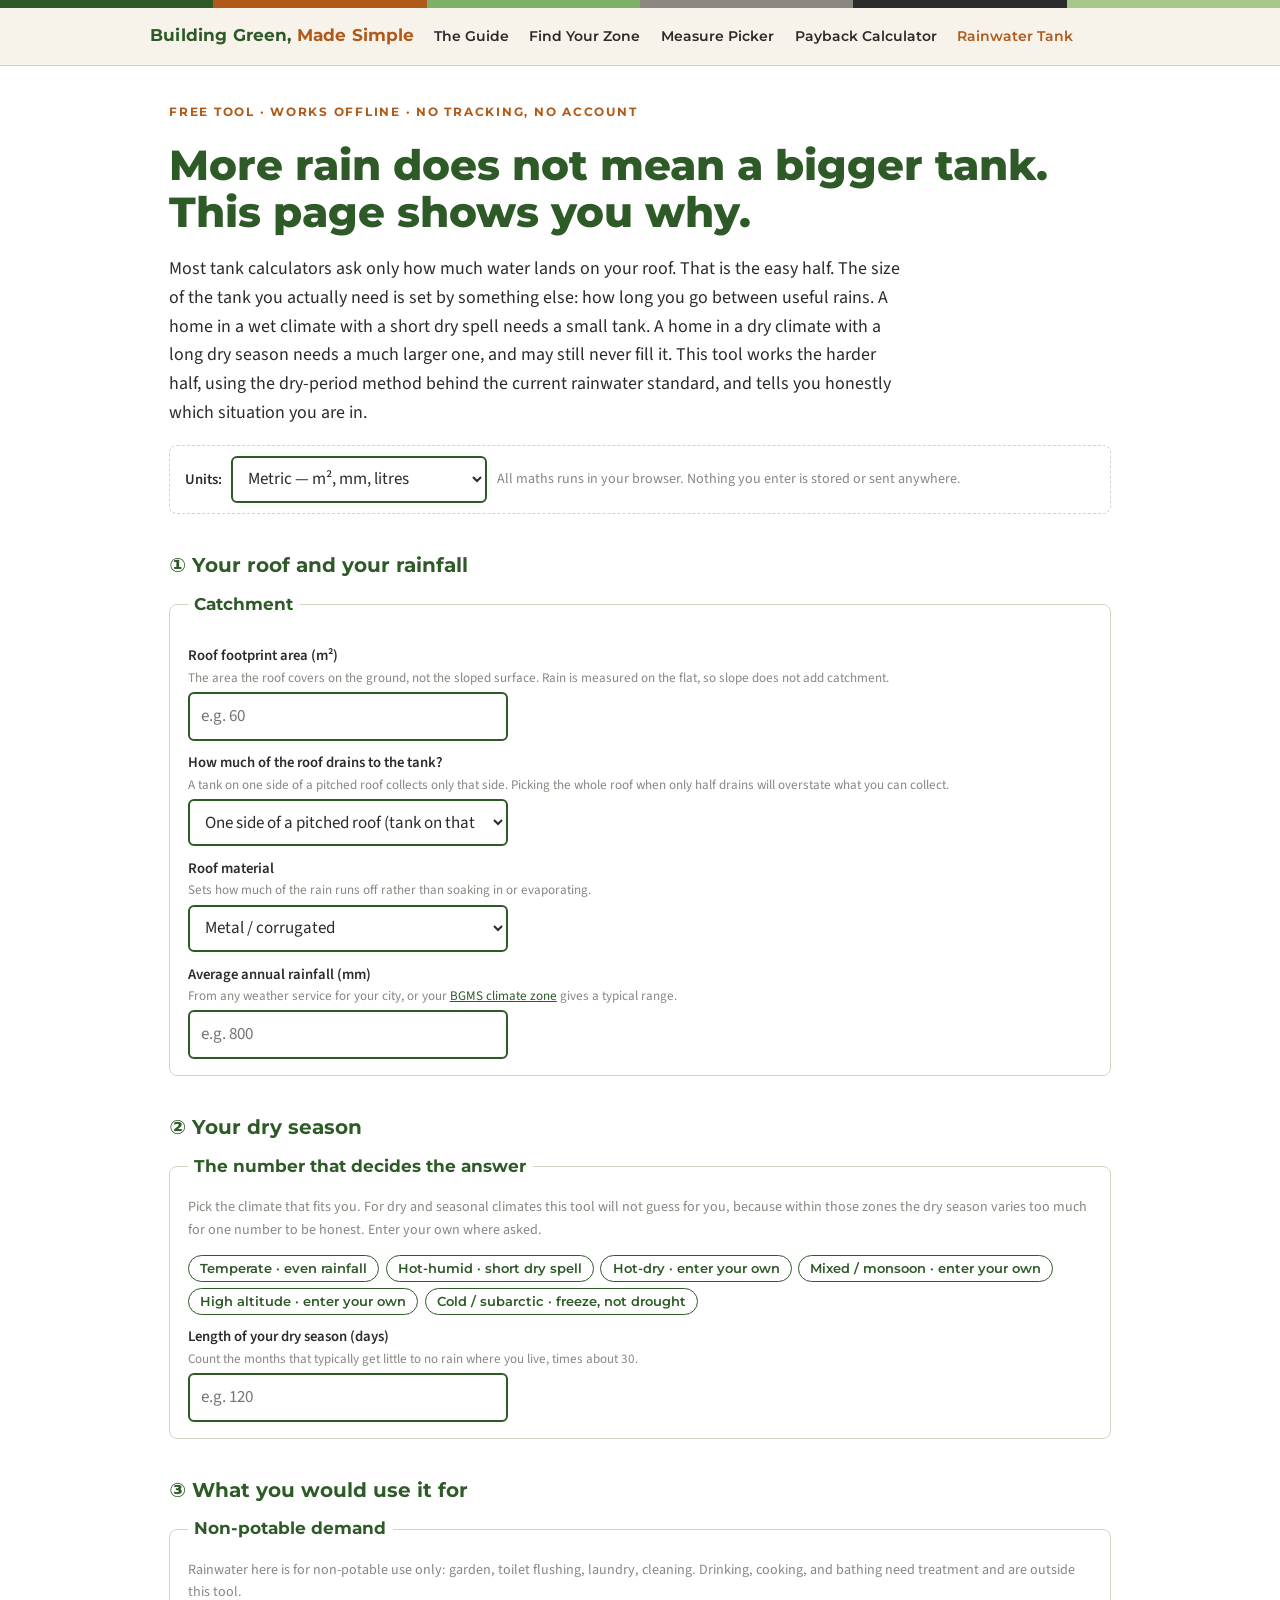
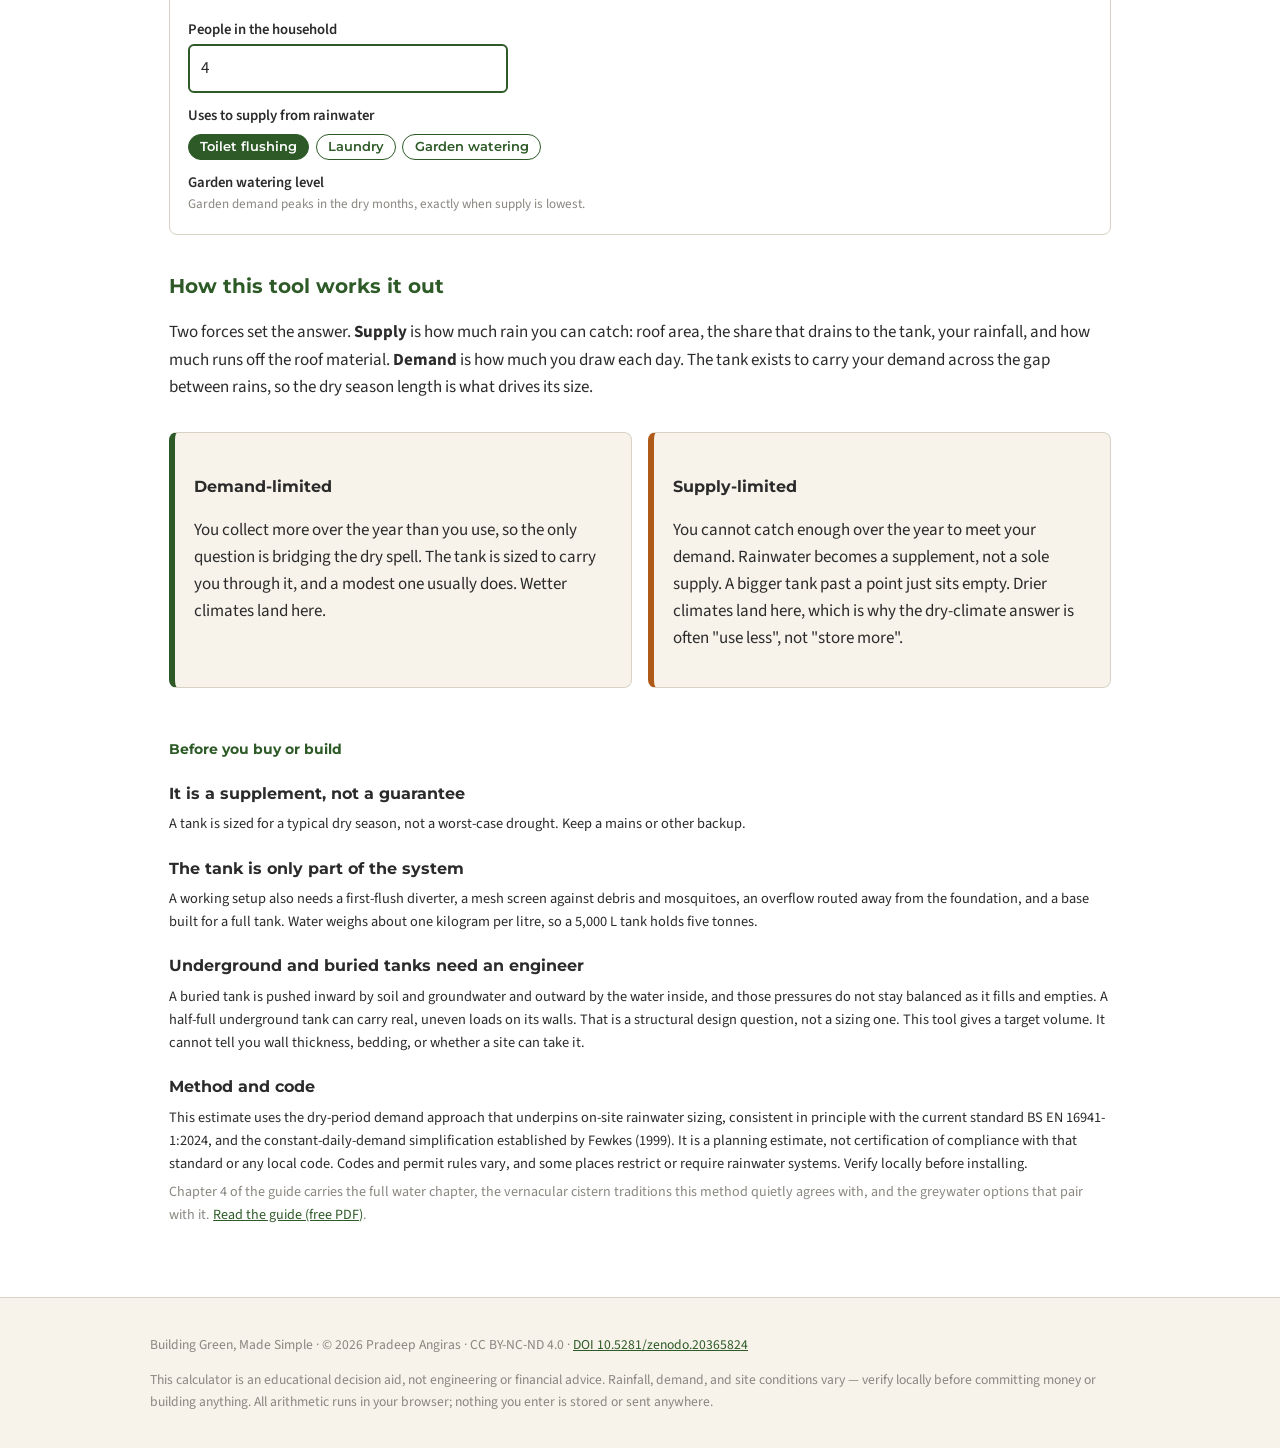
<file: bgms/rainwater-tank.html>
<!DOCTYPE html>
<html lang="en">
<link rel="icon" href="/assets/icons/bgms-favicon.ico" sizes="any">
<link rel="icon" type="image/png" sizes="32x32" href="/assets/icons/bgms-32x32.png">
<link rel="icon" type="image/png" sizes="16x16" href="/assets/icons/bgms-16x16.png">
<link rel="apple-touch-icon" href="/assets/icons/bgms-apple-touch-icon.png">
<link rel="manifest" href="/assets/icons/site.webmanifest">
<head>
<meta charset="UTF-8">
<meta name="viewport" content="width=device-width, initial-scale=1">
<title>Rainwater Tank Sizer — Building Green, Made Simple</title>
<script src="https://analytics.ahrefs.com/analytics.js" data-key="kXKBbCIg+BvkpT/Gok5ndg" async></script>
<meta name="description" content="Work out what size rainwater tank your home actually needs, from your roof, your rainfall, and your dry season — with an honest read on whether you are supply-limited or demand-limited, using the method behind the current rainwater standard.">
<meta property="og:title" content="Rainwater Tank Sizer — Building Green, Made Simple">
<meta property="og:description" content="What size rainwater tank does your home need? Enter your roof, rainfall, and dry season for an evidence-based estimate, with the honest catch most calculators leave out.">
<meta property="og:url" content="https://angiras.co/bgms/rainwater-tank.html">
<meta property="og:type" content="website">
<meta property="og:image" content="https://angiras.co/bgms/assets/bgms-share.png">
<meta name="twitter:image" content="https://angiras.co/bgms/assets/bgms-share.png">
<meta name="twitter:card" content="summary_large_image">
  <link rel="preconnect" href="https://fonts.googleapis.com">
<link href="https://fonts.googleapis.com/css2?family=Montserrat:wght@600;700;800&family=Source+Sans+3:ital,wght@0,400;0,600;1,400&display=swap" rel="stylesheet">
<link rel="stylesheet" href="assets/bgms.css">
<style>
/* Page-scoped styles. Inherit site fonts and colours; add only the calculator parts. */
.calc fieldset{border:1px solid var(--rule);border-radius:8px;padding:1rem 1.1rem;margin:0 0 1rem}
.calc legend{font-family:var(--font-head);font-weight:700;padding:0 .4rem;color:var(--forest)}
.calc label{display:block;font-weight:600;font-size:.92rem;margin:.65rem 0 .2rem}
.calc label .hint{display:block;font-weight:400;font-size:.82rem;color:var(--stone)}
.calc input[type=number],.calc select{width:100%;max-width:20rem;padding:.55rem .7rem;font:inherit;border:2px solid var(--forest);border-radius:6px;background:#fff;color:var(--charcoal)}
.presets{display:flex;flex-wrap:wrap;gap:.4rem;margin:.4rem 0 .2rem}
.preset{font-family:var(--font-head);font-size:.8rem;font-weight:600;padding:.3rem .7rem;border:1px solid var(--forest);border-radius:999px;background:#fff;color:var(--forest);cursor:pointer}
.preset:hover{background:var(--leaf-tint)}
.preset[aria-pressed=true]{background:var(--forest);color:#fff}
.result{border-left:6px solid var(--forest);background:var(--leaf-tint);border-radius:0 8px 8px 0;padding:1rem 1.2rem;margin:1.2rem 0}
.result strong.big{font-family:var(--font-head);font-weight:800;font-size:1.5rem;display:block;margin-bottom:.3rem;color:var(--forest-deep)}
.result.warn{border-left-color:var(--terracotta);background:#F6E8DA}
.result.warn strong.big{color:var(--terracotta)}
.result .regime{font-family:var(--font-head);font-size:.72rem;font-weight:700;letter-spacing:.08em;text-transform:uppercase;display:inline-block;padding:.15rem .55rem;border-radius:999px;margin-bottom:.5rem}
.regime.supply{background:var(--terracotta);color:#fff}
.regime.demand{background:var(--forest);color:#fff}
.result .verdict{font-size:.9rem;margin:.5rem 0 0;color:var(--charcoal)}
.eff{margin:.6rem 0 0;padding:.6rem .8rem;background:#fff;border:1px dashed var(--rule);border-radius:6px;font-size:.92rem}
.eff strong{color:var(--forest)}
.unit-bar{display:flex;align-items:center;gap:.6rem;flex-wrap:wrap;border:1px dashed var(--rule);border-radius:8px;padding:.6rem .9rem;margin:1rem 0 1.6rem}
.unit-bar label{margin:0;font-weight:600}
.caveats{font-size:.9rem}
.caveats h3{margin-top:1.2rem}
.caveats p{margin:.4rem 0}
.ceiling{border-left:6px solid var(--charcoal);background:#EFEFEF;border-radius:0 8px 8px 0;padding:1rem 1.2rem;margin:1.2rem 0}
.ceiling strong.big{font-family:var(--font-head);font-weight:800;font-size:1.2rem;display:block;margin-bottom:.3rem}
</style>
</head>
<body>
<div class="zone-band" aria-hidden="true"><span class="hh"></span><span class="hd"></span><span class="tm"></span><span class="co"></span><span class="ha"></span><span class="mx"></span></div>
<header class="site">
  <div class="inner">
    <a class="brand" href="index.html">Building Green, <em>Made Simple</em></a>
    <nav class="site" aria-label="Site">
      <a href="index.html">The Guide</a>
      <a href="zone-finder.html">Find Your Zone</a>
      <a href="measure-picker.html">Measure Picker</a>
      <a href="payback-calculator.html">Payback Calculator</a>
      <a href="rainwater-tank.html" aria-current="page">Rainwater Tank</a>
    </nav>
  </div>
</header>

<main class="calc">
  <p class="kicker">Free tool · works offline · no tracking, no account</p>
  <h1>More rain does not mean a bigger tank.<br>This page shows you why.</h1>
  <p class="lede">Most tank calculators ask only how much water lands on your roof. That is the easy half. The size of the tank you actually need is set by something else: how long you go between useful rains. A home in a wet climate with a short dry spell needs a small tank. A home in a dry climate with a long dry season needs a much larger one, and may still never fill it. This tool works the harder half, using the dry-period method behind the current rainwater standard, and tells you honestly which situation you are in.</p>

  <div class="unit-bar">
    <label for="units">Units:</label>
    <select id="units" aria-label="Measurement units" style="max-width:16rem">
      <option value="metric">Metric — m², mm, litres</option>
      <option value="imperial">Imperial — ft², inches, gallons</option>
    </select>
    <span class="note" style="margin:0">All maths runs in your browser. Nothing you enter is stored or sent anywhere.</span>
  </div>

  <h2>① Your roof and your rainfall</h2>
  <fieldset>
    <legend>Catchment</legend>
    <label for="area">Roof footprint area (<span class="u-area">m²</span>) <span class="hint">The area the roof covers on the ground, not the sloped surface. Rain is measured on the flat, so slope does not add catchment.</span></label>
    <input type="number" id="area" min="0" step="any" inputmode="decimal" placeholder="e.g. 60">

    <label for="coverage">How much of the roof drains to the tank? <span class="hint">A tank on one side of a pitched roof collects only that side. Picking the whole roof when only half drains will overstate what you can collect.</span></label>
    <select id="coverage">
      <option value="0.5">One side of a pitched roof (tank on that side)</option>
      <option value="1">Whole roof — flat, or all downpipes connected</option>
      <option value="0.3">One section or wing only</option>
    </select>

    <label for="material">Roof material <span class="hint">Sets how much of the rain runs off rather than soaking in or evaporating.</span></label>
    <select id="material">
      <option value="0.85">Metal / corrugated</option>
      <option value="0.85">Tile</option>
      <option value="0.80">Concrete / asphalt</option>
      <option value="0.70">Gravel</option>
      <option value="0.40">Green / vegetated roof</option>
    </select>
    <p class="note" id="greenroof-note" hidden>A green roof holds water back on purpose, which is what makes it good for stormwater control and a weak choice for harvesting. Expect both a lower yield and a more variable one than a hard roof of the same size.</p>

    <label for="rainfall">Average annual rainfall (<span class="u-depth">mm</span>) <span class="hint">From any weather service for your city, or your <a href="zone-finder.html">BGMS climate zone</a> gives a typical range.</span></label>
    <input type="number" id="rainfall" min="0" step="any" inputmode="decimal" placeholder="e.g. 800">
  </fieldset>

  <h2>② Your dry season</h2>
  <fieldset>
    <legend>The number that decides the answer</legend>
    <p class="note" style="margin-top:0">Pick the climate that fits you. For dry and seasonal climates this tool will not guess for you, because within those zones the dry season varies too much for one number to be honest. Enter your own where asked.</p>
    <div class="presets" role="group" aria-label="Climate zone">
      <button class="preset" data-zone="tm" data-dry="21">Temperate · even rainfall</button>
      <button class="preset" data-zone="hh" data-dry="45">Hot-humid · short dry spell</button>
      <button class="preset" data-zone="hd" data-dry="">Hot-dry · enter your own</button>
      <button class="preset" data-zone="mx" data-dry="">Mixed / monsoon · enter your own</button>
      <button class="preset" data-zone="ha" data-dry="">High altitude · enter your own</button>
      <button class="preset" data-zone="co" data-dry="">Cold / subarctic · freeze, not drought</button>
    </div>
    <label for="dry">Length of your dry season (days) <span class="hint" id="dry-hint">Count the months that typically get little to no rain where you live, times about 30.</span></label>
    <input type="number" id="dry" min="0" max="365" step="any" inputmode="decimal" placeholder="e.g. 120">
    <p class="note" id="cold-note" hidden>In cold and subarctic climates the limit is usually freezing, not lack of rain. This estimate assumes you can keep stored water from freezing through the period you enter. An unheated outdoor tank in a hard winter may need to be drained and bypassed for those months instead of simply made larger.</p>
  </fieldset>

  <h2>③ What you would use it for</h2>
  <fieldset>
    <legend>Non-potable demand</legend>
    <p class="note" style="margin-top:0">Rainwater here is for non-potable use only: garden, toilet flushing, laundry, cleaning. Drinking, cooking, and bathing need treatment and are outside this tool.</p>
    <label for="people">People in the household</label>
    <input type="number" id="people" min="1" step="1" inputmode="numeric" placeholder="e.g. 4" value="4">
    <label style="margin-bottom:.4rem">Uses to supply from rainwater</label>
    <div class="presets" role="group" aria-label="Water uses">
      <button class="preset use" data-use="toilet" aria-pressed="true">Toilet flushing</button>
      <button class="preset use" data-use="laundry">Laundry</button>
      <button class="preset use" data-use="garden">Garden watering</button>
    </div>
    <label for="garden-level" id="garden-wrap" hidden>Garden watering level <span class="hint">Garden demand peaks in the dry months, exactly when supply is lowest.</span></label>
    <select id="garden-level" hidden style="max-width:16rem">
      <option value="20">Light — occasional (~20 L/day)</option>
      <option value="50" selected>Moderate (~50 L/day)</option>
      <option value="100">Heavy (~100 L/day)</option>
    </select>
  </fieldset>

  <div class="result" id="result" hidden aria-live="polite"></div>
  <div class="ceiling" id="ceiling" hidden aria-live="polite"></div>

  <h2>How this tool works it out</h2>
  <p>Two forces set the answer. <strong>Supply</strong> is how much rain you can catch: roof area, the share that drains to the tank, your rainfall, and how much runs off the roof material. <strong>Demand</strong> is how much you draw each day. The tank exists to carry your demand across the gap between rains, so the dry season length is what drives its size.</p>
  <div class="grid cols-2">
    <div class="card win">
      <h3>Demand-limited</h3>
      <p>You collect more over the year than you use, so the only question is bridging the dry spell. The tank is sized to carry you through it, and a modest one usually does. Wetter climates land here.</p>
    </div>
    <div class="card number">
      <h3>Supply-limited</h3>
      <p>You cannot catch enough over the year to meet your demand. Rainwater becomes a supplement, not a sole supply. A bigger tank past a point just sits empty. Drier climates land here, which is why the dry-climate answer is often "use less", not "store more".</p>
    </div>
  </div>

  <h2 class="caveats" style="margin-bottom:0">Before you buy or build</h2>
  <div class="caveats">
    <h3>It is a supplement, not a guarantee</h3>
    <p>A tank is sized for a typical dry season, not a worst-case drought. Keep a mains or other backup.</p>
    <h3>The tank is only part of the system</h3>
    <p>A working setup also needs a first-flush diverter, a mesh screen against debris and mosquitoes, an overflow routed away from the foundation, and a base built for a full tank. Water weighs about one kilogram per litre, so a 5,000 L tank holds five tonnes.</p>
    <h3>Underground and buried tanks need an engineer</h3>
    <p>A buried tank is pushed inward by soil and groundwater and outward by the water inside, and those pressures do not stay balanced as it fills and empties. A half-full underground tank can carry real, uneven loads on its walls. That is a structural design question, not a sizing one. This tool gives a target volume. It cannot tell you wall thickness, bedding, or whether a site can take it.</p>
    <h3>Method and code</h3>
    <p>This estimate uses the dry-period demand approach that underpins on-site rainwater sizing, consistent in principle with the current standard BS EN 16941-1:2024, and the constant-daily-demand simplification established by Fewkes (1999). It is a planning estimate, not certification of compliance with that standard or any local code. Codes and permit rules vary, and some places restrict or require rainwater systems. Verify locally before installing.</p>
    <p class="note">Chapter 4 of the guide carries the full water chapter, the vernacular cistern traditions this method quietly agrees with, and the greywater options that pair with it. <a href="https://doi.org/10.5281/zenodo.20365824">Read the guide (free PDF)</a>.</p>
  </div>
</main>

<footer class="site">
  <div class="inner">
    <p>Building Green, Made Simple · © 2026 Pradeep Angiras · CC BY-NC-ND 4.0 ·
       <a href="https://doi.org/10.5281/zenodo.20365824">DOI 10.5281/zenodo.20365824</a></p>
    <p>This calculator is an educational decision aid, not engineering or financial advice. Rainfall, demand, and site conditions vary — verify locally before committing money or building anything. All arithmetic runs in your browser; nothing you enter is stored or sent anywhere.</p>
  </div>
</footer>

<script>
(function(){
  "use strict";
  var $ = function(id){ return document.getElementById(id); };
  var units = "metric";
  var CEILING_L = 25000;          /* household advisory ceiling, litres */
  var PER = { toilet:30, laundry:18 };   /* L/person/day */
  var PER_EFF = { toilet:20, laundry:14 }; /* efficient-fixture L/person/day */
  var uses = { toilet:true, laundry:false, garden:false };

  /* ---- unit helpers ---- */
  function toM2(v){ return units==="imperial" ? v*0.092903 : v; }
  function toMM(v){ return units==="imperial" ? v*25.4 : v; }
  function fromL(v){ return units==="imperial" ? v*0.264172 : v; }
  function volUnit(){ return units==="imperial" ? "gal" : "L"; }
  function roundVol(L){
    /* round in litres, then convert for display */
    var r = L < 1000 ? Math.round(L/50)*50 : Math.round(L/500)*500;
    return r;
  }
  function fmtVol(L){
    var r = roundVol(L);
    var shown = fromL(r);
    var n = shown >= 1000 ? Math.round(shown).toLocaleString() : Math.round(shown/ (units==="imperial"?5:50))*(units==="imperial"?5:50);
    return Math.round(shown).toLocaleString() + " " + volUnit();
  }
  function fmtL(L){ return Math.round(fromL(L)).toLocaleString() + " " + volUnit(); }

  /* ---- demand ---- */
  function dailyDemand(eff){
    var people = parseFloat($("people").value); if(!(people>0)) people = 0;
    var table = eff ? PER_EFF : PER;
    var d = 0;
    if (uses.toilet) d += people * table.toilet;
    if (uses.laundry) d += people * table.laundry;
    if (uses.garden){
      var g = parseFloat($("garden-level").value)||0;
      d += eff ? Math.max(g*0.6, 0) : g; /* efficient garden = one tier down, approx */
    }
    return d;
  }

  function compute(){
    var areaRaw = parseFloat($("area").value);
    var rainRaw = parseFloat($("rainfall").value);
    var F = parseFloat($("coverage").value);
    var C = parseFloat($("material").value);
    var Td = parseFloat($("dry").value);
    var D = dailyDemand(false);

    var box = $("result"), ceil = $("ceiling");
    ceil.hidden = true;

    if (!(areaRaw>0) || !(rainRaw>0) || !(Td>0) || !(D>0)){
      box.hidden = true; return;
    }

    var A = toM2(areaRaw);
    var R = toMM(rainRaw);
    var Y = A * F * R * C;             /* annual yield, litres */
    var AD = D * 365;                  /* annual demand, litres */
    var coverage = Math.min(1, Y/AD);

    var supplyLimited = Y < AD;
    var Vtarget;
    if (supplyLimited){
      Vtarget = Math.min(D*Td, Y*(Td/365));
    } else {
      Vtarget = D*Td;
    }
    var Vfloor = D*14;

    /* efficient-scenario target */
    var Deff = dailyDemand(true);
    var ADeff = Deff*365, Yeff = Y;
    var VtargetEff = (Yeff < ADeff) ? Math.min(Deff*Td, Yeff*(Td/365)) : Deff*Td;

    /* ---- ceiling case ---- */
    if (Vtarget > CEILING_L){
      box.hidden = true;
      ceil.hidden = false;
      ceil.innerHTML =
        "<strong class='big'>Larger than a household tank: over " + fmtL(CEILING_L) + "</strong>"
        + "Your demand and dry season point to a tank bigger than what a typical household installs. At this scale you are effectively planning an off-grid or near-off-grid water supply, and the design needs a structural engineer, especially for anything underground or partly buried."
        + "<p class='verdict'>Before sizing a tank this large, look at using less: at efficient fixtures and lighter garden use, your target drops to about <strong>" + fmtVol(VtargetEff) + "</strong>. Cutting demand is almost always cheaper than building storage this big.</p>";
      return;
    }

    /* ---- normal case ---- */
    var html = "";
    html += "<span class='regime " + (supplyLimited?"supply":"demand") + "'>" + (supplyLimited?"Supply-limited":"Demand-limited") + "</span>";
    html += "<strong class='big'>Tank: about " + fmtVol(Vfloor) + " to " + fmtVol(Vtarget) + "</strong>";
    html += "Your roof can collect about <strong>" + fmtL(Y) + " a year</strong> (" + Math.round(areaRaw).toLocaleString() + " " + (units==="imperial"?"ft²":"m²") + " × " + Math.round(F*100) + "% drained × rainfall × runoff).";

    if (supplyLimited){
      box.className = "result warn";
      html += " Over a year that is less than your selected demand, so rainwater can cover about <strong>" + Math.round(coverage*100) + "%</strong> of it. Treat it as a supplement and keep a backup. A tank past the upper figure would mostly sit empty in a normal year.";
    } else {
      box.className = "result";
      html += " That is more than you would use over a year, so the tank just has to bridge your dry season. The upper figure carries your household through it.";
    }

    /* efficiency fork, only when it meaningfully changes the picture */
    if (VtargetEff < Vtarget*0.9 && (supplyLimited || Vtarget > 3000)){
      html += "<div class='eff'>With efficient fixtures and lighter garden use, the same household needs only about <strong>" + fmtVol(VtargetEff) + "</strong>. Often the cheapest way to a smaller tank is to use less water, not to store more.</div>";
    }

    html += "<p class='verdict'>A planning band, not a single exact number: real tank sizing depends on how your rain is spread through the year, which varies even within a climate. Size toward the upper figure for more security, the lower for less cost and footprint.</p>";

    box.innerHTML = html;
    box.hidden = false;
  }

  /* ---- wiring ---- */
  ["area","rainfall","dry","people","coverage","material","garden-level"].forEach(function(id){
    $(id).addEventListener("input", compute);
    $(id).addEventListener("change", compute);
  });

  /* material: show green-roof note */
  $("material").addEventListener("change", function(){
    var opt = this.options[this.selectedIndex].text.toLowerCase();
    $("greenroof-note").hidden = opt.indexOf("green") === -1;
  });

  /* units toggle */
  $("units").addEventListener("change", function(){
    units = this.value;
    var area = units==="imperial" ? "ft²" : "m²";
    var depth = units==="imperial" ? "in" : "mm";
    document.querySelectorAll(".u-area").forEach(function(e){ e.textContent = area; });
    document.querySelectorAll(".u-depth").forEach(function(e){ e.textContent = depth; });
    compute();
  });

  /* climate zone presets */
  document.querySelectorAll(".preset[data-zone]").forEach(function(btn){
    btn.addEventListener("click", function(){
      document.querySelectorAll(".preset[data-zone]").forEach(function(b){ b.removeAttribute("aria-pressed"); });
      this.setAttribute("aria-pressed","true");
      var dry = this.dataset.dry;
      var zone = this.dataset.zone;
      if (dry !== ""){ $("dry").value = dry; } else { $("dry").value = ""; $("dry").focus(); }
      $("cold-note").hidden = (zone !== "co");
      $("dry-hint").textContent = (dry==="")
        ? "This zone varies too much for a default. Count the months with little to no rain where you live, times about 30."
        : "Adjust if your local pattern differs.";
      compute();
    });
  });

  /* use toggles */
  document.querySelectorAll(".preset.use").forEach(function(btn){
    btn.addEventListener("click", function(){
      var u = this.dataset.use;
      uses[u] = !uses[u];
      this.setAttribute("aria-pressed", uses[u] ? "true" : "false");
      var showGarden = uses.garden;
      $("garden-wrap").hidden = !showGarden;
      $("garden-level").hidden = !showGarden;
      compute();
    });
  });
})();
</script>
</body>
</html>
</file>
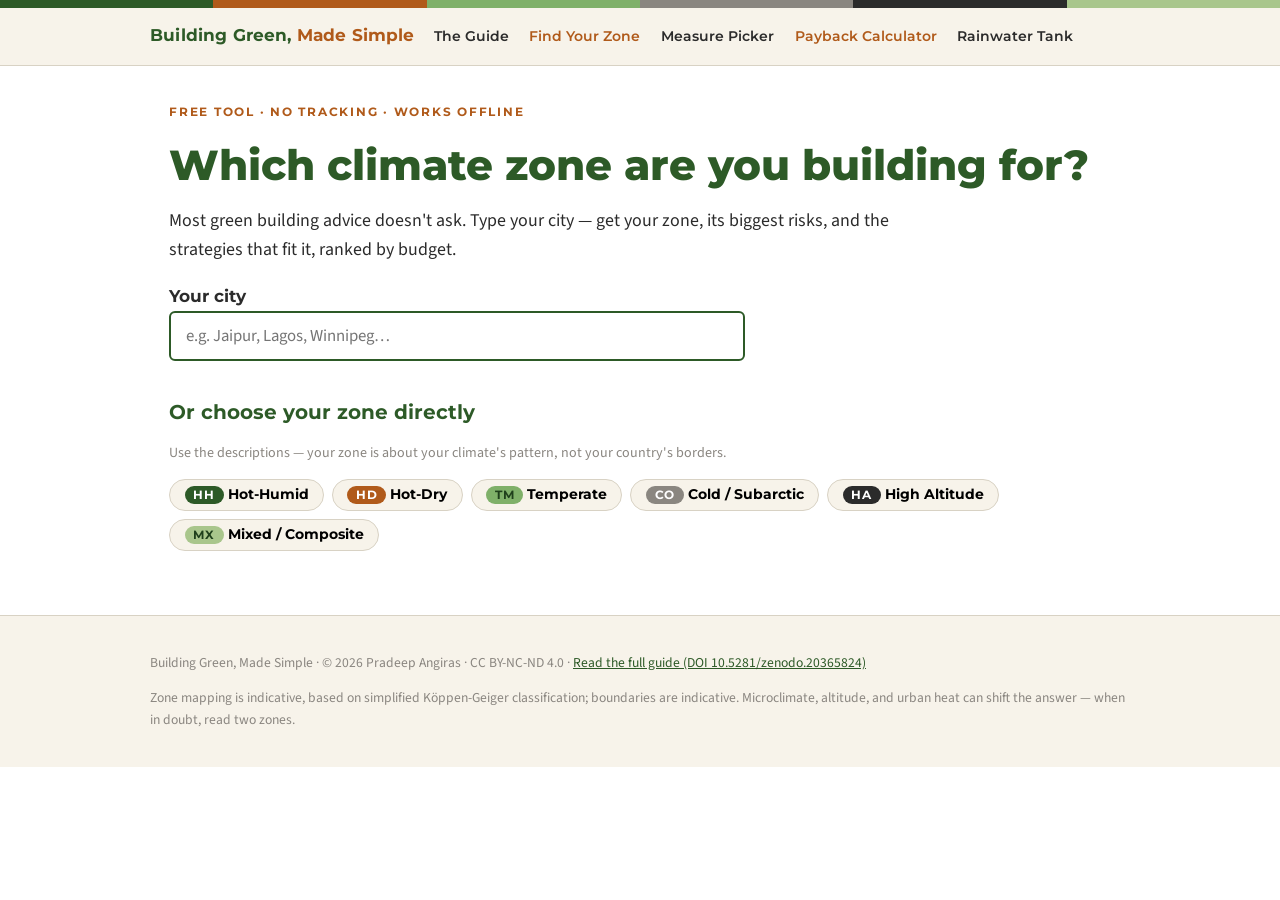
<file: bgms/zone-finder.html>
<!DOCTYPE html>
<html lang="en">
<link rel="icon" href="/assets/icons/bgms-favicon.ico" sizes="any">
<link rel="icon" type="image/png" sizes="32x32" href="/assets/icons/bgms-32x32.png">
<link rel="icon" type="image/png" sizes="16x16" href="/assets/icons/bgms-16x16.png">
<link rel="apple-touch-icon" href="/assets/icons/bgms-apple-touch-icon.png">
<link rel="manifest" href="/assets/icons/site.webmanifest">
<head>
<meta charset="UTF-8">
<meta name="viewport" content="width=device-width, initial-scale=1">
<title>Climate Zone Finder — Building Green, Made Simple</title>
<script src="https://analytics.ahrefs.com/analytics.js" data-key="kXKBbCIg+BvkpT/Gok5ndg" async></script>
<meta name="description" content="Type your city and get your BGMS climate zone with the green building strategies that actually fit it — by budget band.">
<meta property="og:title" content="Climate Zone Finder — Building Green, Made Simple">
<meta property="og:description" content="Type your city and get your BGMS climate zone with the green building strategies that actually fit it — by budget band.">
<meta property="og:url" content="https://angiras.co/bgms/zone-finder.html">
<meta property="og:type" content="website">
<meta property="og:image" content="https://angiras.co/bgms/assets/bgms-share.png">
<meta name="twitter:image" content="https://angiras.co/bgms/assets/bgms-share.png">
<meta name="twitter:card" content="summary_large_image">
  <link rel="preconnect" href="https://fonts.googleapis.com">
<link href="https://fonts.googleapis.com/css2?family=Montserrat:wght@600;700;800&family=Source+Sans+3:ital,wght@0,400;0,600;1,400&display=swap" rel="stylesheet">
<link rel="stylesheet" href="assets/bgms.css">
<style>
  .finder { max-width: 36rem; }
  .suggest { list-style: none; margin: 0.3rem 0 0; padding: 0; border: 1px solid var(--rule); border-radius: 6px; background: #fff; }
  .suggest li { padding: 0.5rem 0.9rem; cursor: pointer; }
  .suggest li:hover, .suggest li[aria-selected="true"] { background: var(--leaf-tint); }
  .suggest .meta { color: var(--stone); font-size: 0.85rem; }
  #result { margin-top: 1.6rem; }
  .zone-head { display:flex; align-items:center; gap:0.7rem; flex-wrap:wrap; }
  .zone-head h2 { margin: 0; }
  .manual { margin-top: 2.2rem; }
  .manual .chips { display:flex; gap:0.5rem; flex-wrap:wrap; }
  .manual button { border:1px solid var(--rule); background:var(--cream); border-radius:999px; padding:0.35rem 0.9rem; font-family:var(--font-head); font-weight:700; font-size:0.85rem; cursor:pointer; }
  .manual button:hover { background: var(--leaf-tint); }
</style>
</head>
<body>
<div class="zone-band" aria-hidden="true"><span class="hh"></span><span class="hd"></span><span class="tm"></span><span class="co"></span><span class="ha"></span><span class="mx"></span></div>
<header class="site">
  <div class="inner">
    <a class="brand" href="index.html">Building Green, <em>Made Simple</em></a>
    <nav class="site" aria-label="Site">
      <a href="index.html">The Guide</a>
      <a href="zone-finder.html" aria-current="page">Find Your Zone</a>
      <a href="measure-picker.html">Measure Picker</a>
      <a href="payback-calculator.html" aria-current="page">Payback Calculator</a>
      <a href="rainwater-tank.html">Rainwater Tank</a>
    </nav>
  </div>
</header>

<main>
  <p class="kicker">Free tool · No tracking · Works offline</p>
  <h1>Which climate zone are you building for?</h1>
  <p class="lede">Most green building advice doesn't ask. Type your city — get your zone, its biggest risks, and the strategies that fit it, ranked by budget.</p>

  <div class="finder">
    <label for="city" style="font-family:var(--font-head);font-weight:700;">Your city</label>
    <input type="text" id="city" placeholder="e.g. Jaipur, Lagos, Winnipeg…" autocomplete="off"
           role="combobox" aria-expanded="false" aria-controls="suggest" aria-autocomplete="list">
    <ul class="suggest" id="suggest" role="listbox" hidden></ul>
    <p class="note" id="nomatch" hidden>That place is not in our lookup yet (518 cities across six climate zones are). Type the nearest major city with a similar climate to yours, or choose your zone directly below using the descriptions.</p>
  </div>

  <section id="result" aria-live="polite"></section>

  <div class="manual">
    <h2>Or choose your zone directly</h2>
    <p class="note">Use the descriptions — your zone is about your climate's pattern, not your country's borders.</p>
    <div class="chips" id="manualChips"></div>
  </div>
</main>

<footer class="site">
  <div class="inner">
    <p>Building Green, Made Simple · © 2026 Pradeep Angiras · CC BY-NC-ND 4.0 ·
       <a href="https://doi.org/10.5281/zenodo.20365824">Read the full guide (DOI 10.5281/zenodo.20365824)</a></p>
    <p>Zone mapping is indicative, based on simplified Köppen-Geiger classification; boundaries are indicative. Microclimate, altitude, and urban heat can shift the answer — when in doubt, read two zones.</p>
  </div>
</footer>

<script src="assets/zones.js"></script>
<script src="assets/cities.js"></script>
<script>
(function () {
  if (typeof BGMS_ZONES === "undefined" || typeof BGMS_CITIES === "undefined") {
    document.getElementById("result").innerHTML =
      '<div class="card number"><h3>This page needs its data files</h3><p>It looks like this file was opened on its own. Unzip the full <strong>bgms-site</strong> folder, keep the folder structure intact (the <code>assets</code> folder must sit next to this file), and open <strong>index.html</strong> from inside that folder.</p></div>';
    return;
  }
  const input = document.getElementById("city");
  const list = document.getElementById("suggest");
  const nomatch = document.getElementById("nomatch");
  const result = document.getElementById("result");
  const manual = document.getElementById("manualChips");

  const norm = s => s.toLowerCase().normalize("NFD").replace(/[\u0300-\u036f]/g, "").replace(/[^a-z0-9 ]/g, "").trim();

  // Build search index: cities (+ aliases) and regions
  const index = [];
  BGMS_CITIES.forEach(c => {
    const [name, country, zone, note, aliases] = c;
    index.push({ key: norm(name), name, country, zone, note: note || "" });
    (aliases || []).forEach(a => index.push({ key: norm(a), name, country, zone, note: note || "", alias: a }));
  });
  if (typeof BGMS_REGIONS !== "undefined") BGMS_REGIONS.forEach(r => {
    const [name, zone, note, aliases] = r;
    index.push({ key: norm(name), name, country: "Region", zone, note: note || "", region: true });
    (aliases || []).forEach(a => index.push({ key: norm(a), name, country: "Region", zone, note: note || "", region: true, alias: a }));
  });

  function matches(q) {
    if (!q) return [];
    const starts = index.filter(e => e.key.startsWith(q));
    const within = index.filter(e => !e.key.startsWith(q) && e.key.includes(q));
    const seen = new Set(); const out = [];
    [...starts, ...within].forEach(e => {
      const id = e.name + e.country;
      if (!seen.has(id)) { seen.add(id); out.push(e); }
    });
    return out.slice(0, 8);
  }

  function renderSuggestions(items) {
    list.innerHTML = "";
    if (!items.length) { list.hidden = true; input.setAttribute("aria-expanded","false"); return; }
    items.forEach(e => {
      const li = document.createElement("li");
      li.setAttribute("role", "option");
      li.innerHTML = `<strong>${e.name}</strong> <span class="meta">${e.country} · ${BGMS_ZONES[e.zone].name}</span>`;
      li.addEventListener("click", () => choose(e));
      list.appendChild(li);
    });
    list.hidden = false; input.setAttribute("aria-expanded","true");
  }

  function choose(entry) {
    input.value = entry.name;
    list.hidden = true; nomatch.hidden = true;
    showZone(entry.zone, entry);
    result.scrollIntoView({ behavior: "smooth", block: "start" });
  }

  function showZone(code, entry) {
    const z = BGMS_ZONES[code];
    const cityLine = entry
      ? `<p class="note"><strong>${entry.name}</strong> ${entry.region ? "maps as a region to" : "maps to"} <strong>${z.name} (${z.code})</strong>.${entry.note ? " " + entry.note : ""}</p>`
      : "";
    result.innerHTML = `
      <div class="zone-head">
        <span class="chip ${z.cls}" style="font-size:0.95rem;padding:0.3rem 0.9rem;">${z.code}</span>
        <h2>${z.name}</h2>
      </div>
      ${cityLine}
      <p class="note">Typical regions: ${z.regions} — e.g. ${z.examples}.</p>

      <div class="card number">
        <h3>The zone's defining indoor-air problem</h3>
        <p>${z.ieq}</p>
      </div>

      <h3>Start here — under $50, no trade skills</h3>
      <ul>${z.strategies.under50.map(s => `<li>${s}</li>`).join("")}</ul>

      <h3>Next — $50–500, an afternoon or a tradesperson</h3>
      <ul>${z.strategies.mid.map(s => `<li>${s}</li>`).join("")}</ul>

      <h3>Bigger decisions — over $500, plan and finance</h3>
      <ul>${z.strategies.over500.map(s => `<li>${s}</li>`).join("")}</ul>

      <div class="card wisdom">
        <h3>Wisdom from the past</h3>
        <p>${z.wisdom}</p>
      </div>

      <div class="card win">
        <h3>Watch out</h3>
        <p>${z.watch}</p>
      </div>

      <p><a class="btn primary" href="measure-picker.html?zone=${z.code}">See every measure for ${z.name} →</a>
         <a class="btn" href="https://doi.org/10.5281/zenodo.20365824">Read the ${z.code} sections of the guide</a></p>
    `;
  }

  input.addEventListener("input", () => {
    const q = norm(input.value);
    const m = matches(q);
    renderSuggestions(m);
    nomatch.hidden = !(q.length >= 3 && m.length === 0);
  });
  input.addEventListener("keydown", e => {
    if (e.key === "Enter") {
      const m = matches(norm(input.value));
      if (m.length) choose(m[0]);
    }
  });
  document.addEventListener("click", e => {
    if (!list.contains(e.target) && e.target !== input) list.hidden = true;
  });

  // Manual zone chips
  Object.values(BGMS_ZONES).forEach(z => {
    const b = document.createElement("button");
    b.innerHTML = `<span class="chip ${z.cls}">${z.code}</span> ${z.name}`;
    b.addEventListener("click", () => { showZone(z.code); result.scrollIntoView({ behavior: "smooth" }); });
    manual.appendChild(b);
  });

  // Deep link: zone-finder.html?zone=HD
  const params = new URLSearchParams(location.search);
  const pz = (params.get("zone") || "").toUpperCase();
  if (BGMS_ZONES[pz]) showZone(pz);
})();
</script>
</body>
</html>
</file>
<file: bgms/assets/bgms.css>
/* ============================================================
   Building Green, Made Simple — site stylesheet
   Palette per BGMS Style Guide v1 (Earth & Forest)
   ============================================================ */
:root {
  --forest: #2D5A27;
  --forest-deep: #1F3F1B;
  --terracotta: #B05A1A;
  --sage: #7FB069;
  --leaf-tint: #E4EFDC;
  --cream: #F7F3EA;
  --charcoal: #2B2B2B;
  --stone: #8A8680;
  --paper: #FFFFFF;
  --rule: #D8D2C4;

  /* Six-zone sidebar system from the print guide */
  --zone-hh: #2D5A27;
  --zone-hd: #B05A1A;
  --zone-tm: #7FB069;
  --zone-co: #8A8680;
  --zone-ha: #2B2B2B;
  --zone-mx: #A9C68C;

  --font-head: "Montserrat", "Segoe UI", system-ui, sans-serif;
  --font-body: "Source Sans 3", Calibri, "Segoe UI", system-ui, sans-serif;
  --font-serif: Georgia, "Times New Roman", serif;
}

* { box-sizing: border-box; }
html { scroll-behavior: smooth; }
@media (prefers-reduced-motion: reduce) {
  html { scroll-behavior: auto; }
  *, *::before, *::after { animation: none !important; transition: none !important; }
}

body {
  margin: 0;
  background: var(--paper);
  color: var(--charcoal);
  font-family: var(--font-body);
  font-size: 17px;
  line-height: 1.6;
}

/* ---- Zone band: the site's signature element.
   A six-color strip, one band per climate zone, runs across the
   top of every page — the guide's organising idea made visual. */
.zone-band { display: flex; height: 8px; width: 100%; }
.zone-band span { flex: 1; }
.zone-band .hh { background: var(--zone-hh); }
.zone-band .hd { background: var(--zone-hd); }
.zone-band .tm { background: var(--zone-tm); }
.zone-band .co { background: var(--zone-co); }
.zone-band .ha { background: var(--zone-ha); }
.zone-band .mx { background: var(--zone-mx); }

header.site {
  background: var(--cream);
  border-bottom: 1px solid var(--rule);
  padding: 0.9rem 1.2rem;
}
header.site .inner {
  max-width: 980px; margin: 0 auto;
  display: flex; align-items: baseline; gap: 1.2rem; flex-wrap: wrap;
}
.brand {
  font-family: var(--font-head);
  font-weight: 700; font-size: 1.05rem; letter-spacing: 0.01em;
  color: var(--forest); text-decoration: none;
}
.brand em { font-style: normal; color: var(--terracotta); }
nav.site a {
  font-family: var(--font-head); font-size: 0.85rem; font-weight: 600;
  color: var(--charcoal); text-decoration: none; margin-right: 1.1rem;
}
nav.site a:hover, nav.site a[aria-current="page"] { color: var(--terracotta); }

main { max-width: 980px; margin: 0 auto; padding: 1.5rem 1.2rem 4rem; }

h1 {
  font-family: var(--font-head); font-weight: 800;
  font-size: clamp(1.7rem, 4.5vw, 2.6rem);
  line-height: 1.15; color: var(--forest); margin: 1.2rem 0 0.4rem;
}
h2 {
  font-family: var(--font-head); font-weight: 700; font-size: 1.25rem;
  color: var(--forest); margin: 2.2rem 0 0.6rem;
}
h3 { font-family: var(--font-head); font-weight: 700; font-size: 1.02rem; margin: 1.4rem 0 0.4rem; }

.lede { font-size: 1.12rem; max-width: 46rem; }
.kicker {
  font-family: var(--font-head); font-size: 0.78rem; font-weight: 700;
  letter-spacing: 0.14em; text-transform: uppercase; color: var(--terracotta);
}
.note { font-size: 0.88rem; color: var(--stone); }

a { color: var(--forest); }
a:hover { color: var(--terracotta); }

.btn {
  display: inline-block; font-family: var(--font-head); font-weight: 700;
  font-size: 0.95rem; padding: 0.65rem 1.2rem; border-radius: 6px;
  text-decoration: none; border: 2px solid var(--forest);
  color: var(--forest); background: transparent; cursor: pointer;
}
.btn.primary { background: var(--forest); color: #fff; }
.btn.primary:hover { background: var(--forest-deep); color: #fff; }
.btn:hover { background: var(--leaf-tint); }
.btn:focus-visible, input:focus-visible, select:focus-visible, button:focus-visible {
  outline: 3px solid var(--terracotta); outline-offset: 2px;
}

/* Zone chips */
.chip {
  display: inline-block; font-family: var(--font-head); font-weight: 700;
  font-size: 0.72rem; letter-spacing: 0.06em; padding: 0.15rem 0.55rem;
  border-radius: 999px; color: #fff; vertical-align: middle;
}
.chip.hh { background: var(--zone-hh); }
.chip.hd { background: var(--zone-hd); }
.chip.tm { background: var(--zone-tm); color: var(--forest-deep); }
.chip.co { background: var(--zone-co); }
.chip.ha { background: var(--zone-ha); }
.chip.mx { background: var(--zone-mx); color: var(--forest-deep); }
.chip.ghost { background: var(--cream); color: var(--stone); border: 1px solid var(--rule); }

/* Cards & callouts (echo the print callout system) */
.card {
  background: var(--cream); border: 1px solid var(--rule);
  border-radius: 8px; padding: 1.1rem 1.2rem; margin: 0.9rem 0;
}
.card.win    { border-left: 6px solid var(--forest); }
.card.number { border-left: 6px solid var(--terracotta); }
.card.wisdom { border-left: 6px solid var(--sage); }

.grid { display: grid; gap: 1rem; }
@media (min-width: 720px) { .grid.cols-2 { grid-template-columns: 1fr 1fr; } .grid.cols-3 { grid-template-columns: repeat(3, 1fr); } }

table { border-collapse: collapse; width: 100%; font-size: 0.95rem; }
th { background: var(--forest); color: #fff; font-family: var(--font-head); font-weight: 600; text-align: left; padding: 0.5rem 0.7rem; }
td { padding: 0.5rem 0.7rem; border-bottom: 1px solid var(--rule); vertical-align: top; }
tr:nth-child(even) td { background: var(--leaf-tint); }

input[type="text"], select {
  font-family: var(--font-body); font-size: 1.05rem;
  padding: 0.7rem 0.9rem; border: 2px solid var(--forest);
  border-radius: 6px; width: 100%; background: #fff; color: var(--charcoal);
}

footer.site {
  border-top: 1px solid var(--rule); background: var(--cream);
  padding: 1.4rem 1.2rem; font-size: 0.85rem; color: var(--stone);
}
footer.site .inner { max-width: 980px; margin: 0 auto; }
footer.site a { color: var(--forest); }

.badge-row { display: flex; gap: 0.5rem; flex-wrap: wrap; align-items: center; margin: 0.4rem 0; }
.tag {
  font-family: var(--font-head); font-size: 0.7rem; font-weight: 700;
  letter-spacing: 0.05em; text-transform: uppercase;
  background: var(--leaf-tint); color: var(--forest-deep);
  border-radius: 4px; padding: 0.15rem 0.5rem;
}
.tag.pay { background: #F3E3D3; color: var(--terracotta); }
.tag.fin { background: #EFEFEF; color: var(--charcoal); }
</file>
